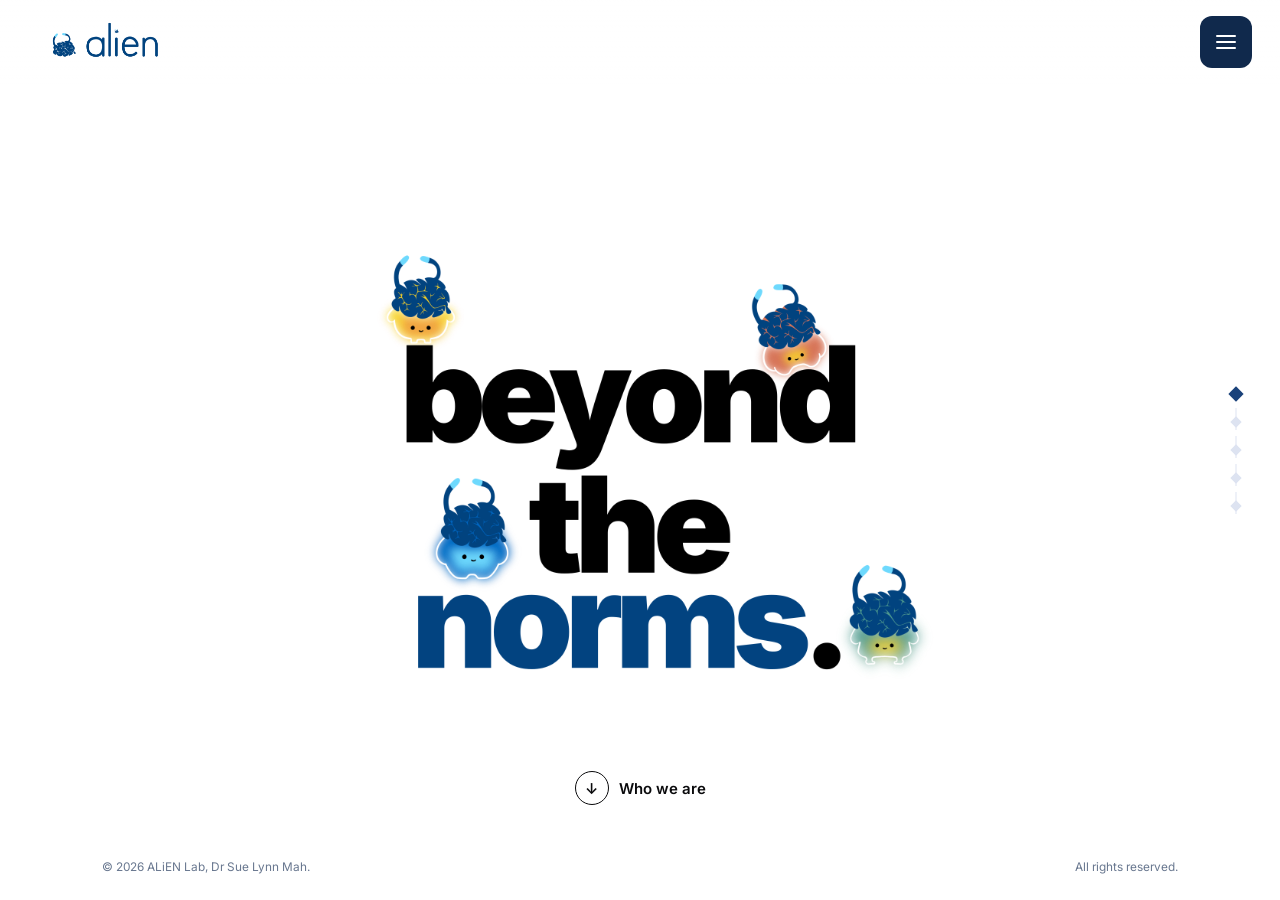
<file: index.html>
<!DOCTYPE html>
<html lang="en">
<head>
<meta charset="UTF-8">
<meta name="viewport" content="width=device-width, initial-scale=1.0">
<title>AliEN Lab</title>
<link rel="preconnect" href="https://fonts.googleapis.com">
<link rel="preconnect" href="https://fonts.gstatic.com" crossorigin>
<link href="https://fonts.googleapis.com/css2?family=Google+Sans+Flex:opsz,wght@6..144,1..1000&family=Inter:ital,opsz,wght@0,14..32,100..900;1,14..32,100..900&family=League+Spartan:wght@100..900&display=swap" rel="stylesheet">
<link rel="icon" type="image/png" href="./assets/favicon.png">
<link rel="stylesheet" href="styles.css">
</head>

<body id="home-page">

<!-- sprite -->

<header class="topbar">
  <a href="#home" class="logo">
    <img src="assets/alien-lab-logo.png" class="brand-icon" viewBox="0 0 40 40" fill="none"></img>
  </a>
  <button class="hamburger" id="hamburgerBtn" aria-label="Open menu" aria-expanded="false">
    <span></span><span></span><span></span>
  </button>
</header>

<nav class="side-nav" id="sideNav">
  <button class="dot-btn" data-target="home" aria-label="Go to Home"><span class="diamond"></span></button>
  <button class="dot-btn" data-target="logo-intro" aria-label="Go to Logo Intro"><span class="diamond"></span></button>
  <button class="dot-btn" data-target="we-are" aria-label="Go to We Are"><span class="diamond"></span></button>
  <button class="dot-btn" data-target="work" aria-label="Go to Work"><span class="diamond"></span></button>
  <!-- <button class="dot-btn" data-target="research" aria-label="Go to Research"><span class="diamond"></span></button> -->
  <button class="dot-btn" data-target="why" aria-label="Go to Why We Do It"><span class="diamond"></span></button>
</nav>

<!--
  NOTE: this overlay still lists Team / Research / Publications / Contact,
  but those <section> blocks are commented out below, so those 4 links
  currently do nothing when clicked (goTo() just finds no matching id
  and silently no-ops — it won't error, but it also won't take anyone
  anywhere). Either restore those sections or trim these links down to
  the 4 that are actually live, so the menu matches what's real.
-->
<div class="nav-overlay" id="navOverlay">
  <div class="nav-top">
    <a href="#home" class="logo"></a>
    <button class="hamburger open" id="closeBtn" aria-label="Close menu">
      <span></span><span></span><span></span>
    </button>
  </div>
  <div class="nav-links">
    <a href="./"><span class="idx">01.</span>Home</a>
    <a href="./story/"><span class="idx">02.</span>Our Story</a>
    <a href="./team/"><span class="idx">03.</span>The People</a>
    <a href="./resources/"><span class="idx">04.</span>Resources</a>
    <a href="./lablife/"><span class="idx">05.</span>Lab Life</a>
  </div>
</div>

<main id="scrollContainer">

  <!-- 01 HOME -->
  <section class="panel" id="home">
    <div class="hero-wrap">
      <!-- <svg class="hero-mascot hm1"><use href="#mascot-face"/></svg>
      <svg class="hero-mascot hm2"><use href="#mascot-face"/></svg>
      <svg class="hero-mascot hm3"><use href="#mascot-face"/></svg>
      <svg class="hero-mascot hm4"><use href="#mascot-face"/></svg> -->
      <h1 class="hero-title display">
        <img src="assets/home-hero.png" class="hero-image">
      </h1>
    </div>
    <a href="#we-are" data-target="we-are" class="hero-cta scroll-link"><span class="chev">↓</span> Who we are</a>
  </section>

  <section class="panel" id="logo-intro">
    <div class="hero-wrap">
        <img src="assets/logo-intro.png" class="hero-image">
    </div>
  </section>

  <!-- 02 WE ARE -->
  <section class="panel" id="we-are">
    <div class="grid">
      <div class="brain-graphic" aria-hidden="true">
        <img src="assets/home-brain.png" class="hero-image">
      </div>
      <div>
        <h2 class="we-are-title display">We <span class="accent">are</span></h2>
        <p class="we-are-body">an experimental psychology lab that designs innovative behavioural experiments, create gamified research tasks, and collaborate on everything from developmental studies to case studies, providing early exposure in conducting hands-on psychological experiments and in discovering the various fields of psychology.</p>
        <div class="stat-row">
          <div><b>12</b><span>active members</span></div>
          <div><b>5</b><span>studies run</span></div>
          <div><b>1</b><span>year curious</span></div>
        </div>
      </div>
    </div>
  </section>

  <!-- 03 WORK -->
  <section class="panel" id="work">
    <h2 class="work-head display">Some PsychoPy <span style="color:var(--blue)">Work</span></h2>
    <div class="work-grid">
      <div class="affiliate-card">
        <div class="affiliate-badge">
          <img src="assets/psychopy-logo.png" class="psychopy-logo">
        </div>
        <h4>Our Affiliation</h4>
        <h3 class="display">PsychoPy</h3>
        <p>Provides early feedback and testing for new PsychoPy features to support software development and research usability in psychology.</p>
        <!-- <svg class="affiliate-arrow" viewBox="0 0 38 14"><line x1="0" y1="7" x2="34" y2="7" stroke="#0a0a0c" stroke-width="1.6"/><path d="M27 1 L35 7 L27 13" stroke="#0a0a0c" stroke-width="1.6" fill="none"/></svg> -->
      </div>
      <div class="work-tile wt2">
        <div class="tag">Attention study</div>
        <h5>Corsi Task</h5>
      </div>
      <div class="work-tile wt3"><div class="tag">Perception study</div><h5>Calculator</h5></div>
      <div class="work-tile wt4"><div class="tag">Memory study</div><h5>Assessing Risk Taking in Children</h5></div>
    </div>
  </section>

<!-- <section class="panel" id="research">
    <h2 class="research-heading display">Our <span style="color:var(--blue)">Current </span>Work</h2>
 
  <div class="research-carousel" id="researchCarousel">
    <div class="research-track" id="researchTrack">
      <div class="research-card">
        <a href="https://www.linkedin.com/in/kyleleekz/" target="_blank">
          <img src="assets/research-1.png" alt="Current study flyer 1">
        </a>
      </div>
      <div class="research-card"><img src="assets/research-2.png" alt="Current study flyer 2"></div>
      <div class="research-card"><img src="assets/research-3.png" alt="Current study flyer 3"></div>
      <div class="research-card"><img src="assets/research-4.png" alt="Current study flyer 4"></div>
      <div class="research-card"><img src="assets/research-5.png" alt="Current study flyer 5"></div>
    </div>
  </div>
</section> -->



  <!-- 04 WHY -->
 <section class="panel" id="why">
    <div class="grid">
      <div>
        <img src="assets/home-why.png" class="why-grid">
      </div>
      <div>
        <div class="reason">
          <div class="num display">01.</div>
          <div><h4>Room to Explore</h4><p>To provide students who are interested in experiments with opportunities and a space conduct psychological experiments.</p></div>
        </div>
        <div class="reason">
          <div class="num display">02.</div>
          <div><h4>Rigorous + Engaging</h4><p>Science needs to be accurate and rigorous, but that doesn't mean it has to be dry. We believe science should also be engaging and accessible, sparking curiosity and encouraging people to explore, question, and discover.</p></div>
        </div>
      </div>
    </div>
  </section>

    <div class="footer-note">
      <span>&copy; 2026 ALiEN Lab, Dr Sue Lynn Mah.</span>
      <span>All rights reserved.</span>
    </div>

</main>

<script>
(function(){
  const container = document.getElementById('scrollContainer');
  const panels = Array.from(document.querySelectorAll('section.panel'));
  const dots = Array.from(document.querySelectorAll('.side-nav .dot-btn'));
  const overlay = document.getElementById('navOverlay');
  const hamburgerBtn = document.getElementById('hamburgerBtn');
  const closeBtn = document.getElementById('closeBtn');
  const navLinks = Array.from(document.querySelectorAll('.nav-links a'));

  function goTo(id){
    const el = document.getElementById(id);
    if(el){ el.scrollIntoView({behavior:'smooth', block:'start'}); }
  }

  dots.forEach(btn => btn.addEventListener('click', () => goTo(btn.dataset.target)));


navLinks.forEach(a => a.addEventListener('click', (e) => {
    const target = a.dataset.target;
    if (target) {
        e.preventDefault();
        goTo(target);
    }
    closeMenu();
}));

  document.querySelectorAll('.scroll-link').forEach(a => a.addEventListener('click', (e) => {
    e.preventDefault();
    goTo(a.dataset.target);
  }));

  function openMenu(){
    overlay.classList.add('open');
    hamburgerBtn.classList.add('open');
    hamburgerBtn.setAttribute('aria-expanded','true');
    document.body.style.overflow = 'hidden';
  }
  function closeMenu(){
    overlay.classList.remove('open');
    hamburgerBtn.classList.remove('open');
    hamburgerBtn.setAttribute('aria-expanded','false');
    document.body.style.overflow = '';
  }
  hamburgerBtn.addEventListener('click', () => {
    overlay.classList.contains('open') ? closeMenu() : openMenu();
  });
  closeBtn.addEventListener('click', closeMenu);
  document.addEventListener('keydown', (e) => { if(e.key === 'Escape') closeMenu(); });

  const io = new IntersectionObserver((entries) => {
    entries.forEach(entry => {
      if(entry.isIntersecting){
        const id = entry.target.id;
        dots.forEach(d => d.classList.toggle('active', d.dataset.target === id));
        navLinks.forEach(a => a.classList.toggle('current', a.dataset.target === id));
      }
    });
  }, { root: container, threshold: 0.6 });

  panels.forEach(p => io.observe(p));
})();

(function(){
  const carousel = document.getElementById('researchCarousel');
  const track = document.getElementById('researchTrack');
  if(!carousel || !track) return;
 
  const reduceMotion = window.matchMedia('(prefers-reduced-motion: reduce)').matches;
 
  // The ORIGINAL cards only — this list never changes. Clones get added
  // to `track` as needed (see ensureEnoughCopies below), but we always
  // measure and re-clone from this fixed reference set.
  const originalCards = Array.from(track.children);
 
  function addOneCopy(){
    originalCards.forEach(card => {
      const clone = card.cloneNode(true);
      clone.setAttribute('aria-hidden', 'true'); // clones are decorative only
      track.appendChild(clone);
    });
  }
  addOneCopy(); // start with 2 copies total (1 original + 1 clone)
 
  // Width of ONE full set of the original cards, gap included — the
  // point at which any duplicate copy lines up exactly with where the
  // previous copy started, so wrapping the scroll position back by this
  // amount is invisible.
  let singleSetWidth = 0;
  function measureSingleSetWidth(){
    const style = getComputedStyle(track);
    const gap = parseFloat(style.columnGap || style.gap || 0);
    const width = originalCards.reduce(
      (sum, card) => sum + card.getBoundingClientRect().width + gap,
      0
    );
    if(width > 0){ singleSetWidth = width; }
  }
 
  // THE ACTUAL BUG FIX: the browser clamps scrollLeft at the track's max
  // scrollable distance (scrollWidth - clientWidth). With only 2 copies,
  // on wide viewports that max distance can be reached before scrollLeft
  // ever reaches singleSetWidth — so the wrap-around check below never
  // fires, the scroll position just clamps at the end, and it looks like
  // the carousel "stops after showing the images twice." Fix: keep
  // cloning more copies until the track is comfortably wider than the
  // viewport, so there's always real scroll distance ahead before a
  // wrap is ever needed.
  function ensureEnoughCopies(){
    if(singleSetWidth <= 0) return;
    const minTotalWidth = carousel.clientWidth + singleSetWidth * 2;
    let guard = 0; // safety cap so a measurement glitch can't loop forever
    while(track.scrollWidth < minTotalWidth && guard < 20){
      addOneCopy();
      guard++;
    }
  }
 
  if(reduceMotion){
    // Respect the OS-level preference: leave it as a normal, manually
    // scrollable strip with no auto-play at all.
    return;
  }
 
  let paused = false;
  let resumeTimer = null;
  let started = false;
  const SPEED = 0.6; // px per animation frame — slow, steady drift
 
  function frame(){
    if(!paused && singleSetWidth > 0){
      carousel.scrollLeft += SPEED;
      if(carousel.scrollLeft >= singleSetWidth){
        carousel.scrollLeft -= singleSetWidth;
      }
    }
    requestAnimationFrame(frame);
  }
 
  function start(){
    if(started) return;
    started = true;
    measureSingleSetWidth();
    ensureEnoughCopies();
    requestAnimationFrame(frame);
  }
 
  // Re-check on any layout change to the track (font swap, container
  // resize, orientation change) — a viewport that grows (e.g. rotating
  // to landscape, or dragging a window wider) can suddenly need more
  // copies than it did before.
  function onLayoutChange(){
    measureSingleSetWidth();
    ensureEnoughCopies();
  }
  if('ResizeObserver' in window){
    new ResizeObserver(onLayoutChange).observe(carousel);
  } else {
    window.addEventListener('resize', onLayoutChange);
  }
 
  // Start only once layout has fully settled, so the very first
  // measurement is trustworthy.
  if(document.readyState === 'complete'){
    start();
  } else {
    window.addEventListener('load', start);
  }
 
  function pause(){
    paused = true;
    if(resumeTimer){ clearTimeout(resumeTimer); resumeTimer = null; }
  }
  function resume(delay){
    if(resumeTimer) clearTimeout(resumeTimer);
    resumeTimer = setTimeout(() => { paused = false; }, delay || 0);
  }
 
  // Desktop: pause immediately on hover, resume immediately on mouse-out.
  carousel.addEventListener('mouseenter', pause);
  carousel.addEventListener('mouseleave', () => resume(0));
 
  // Touch/manual scroll: pause while the user is actively touching or
  // dragging, then give a short grace period after they let go before
  // auto-scroll resumes, so it doesn't fight a swipe in progress.
  carousel.addEventListener('touchstart', pause, { passive: true });
  carousel.addEventListener('touchend', () => resume(1200), { passive: true });
  carousel.addEventListener('pointerdown', pause);
  carousel.addEventListener('pointerup', () => resume(1200));

})();


</script>
</body>
</html>
</file>
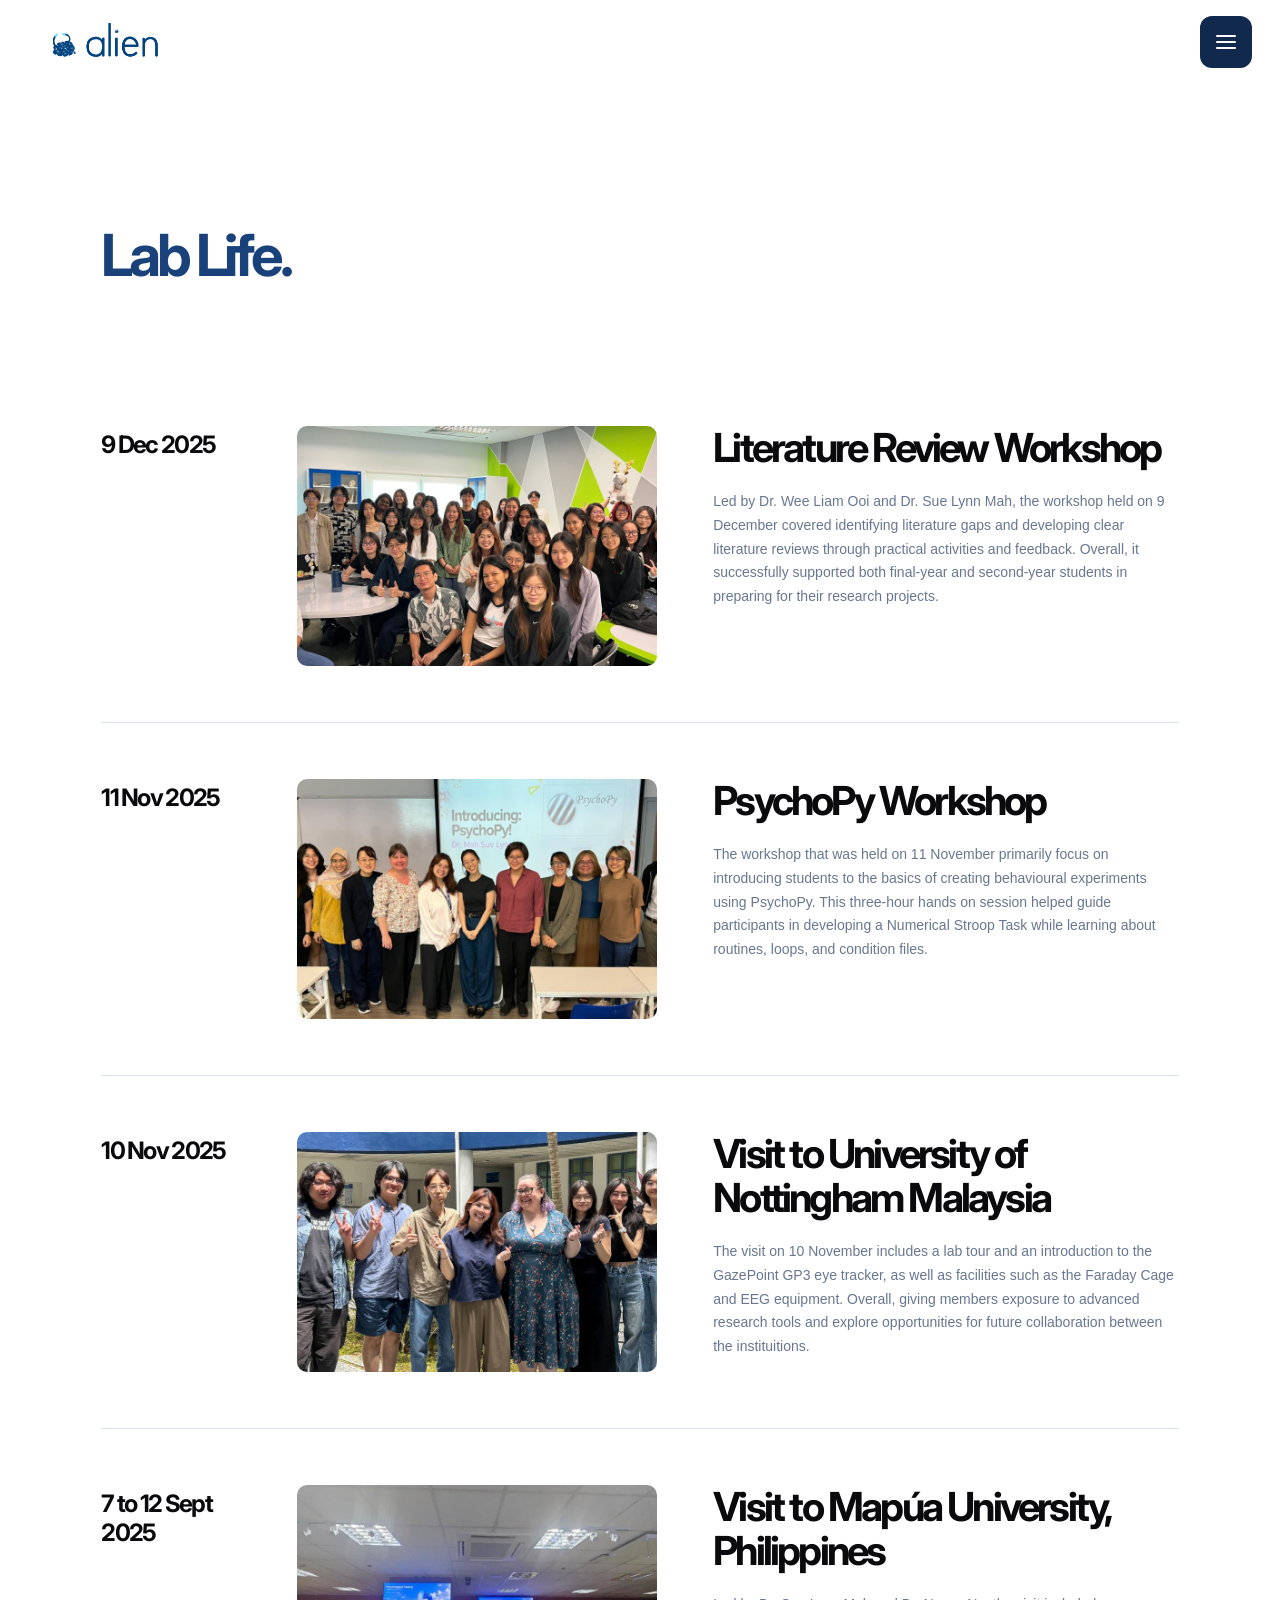
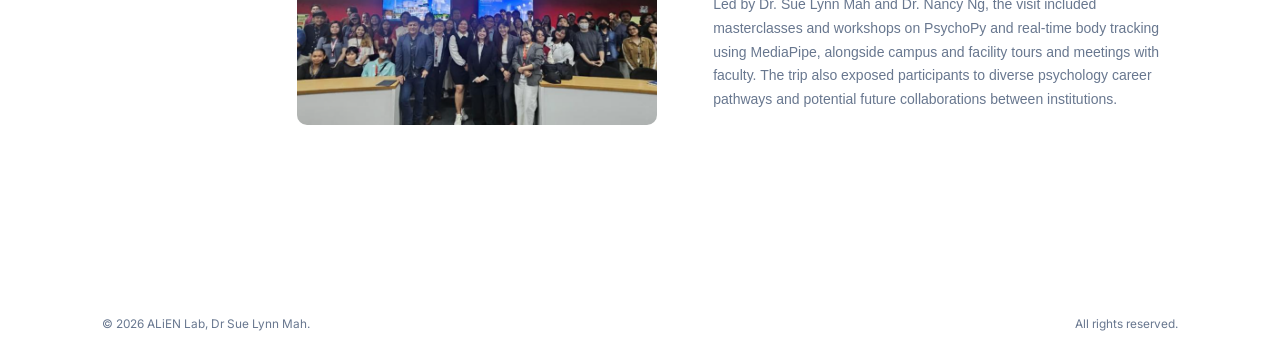
<file: lablife/index.html>
<!DOCTYPE html>
<html lang="en">
<head>
<meta charset="UTF-8">
<meta name="viewport" content="width=device-width, initial-scale=1.0">
<title>AliEN Lab</title>
<link rel="preconnect" href="https://fonts.googleapis.com">
<link rel="preconnect" href="https://fonts.gstatic.com" crossorigin>
<link href="https://fonts.googleapis.com/css2?family=Google+Sans+Flex:opsz,wght@6..144,1..1000&family=Inter:ital,opsz,wght@0,14..32,100..900;1,14..32,100..900&family=League+Spartan:wght@100..900&display=swap" rel="stylesheet">
<link rel="icon" type="image/png" href="../assets/favicon.png">
<link rel="stylesheet" href="../styles.css">
</head>

<body id="lablife-page">

<header class="topbar">
  <a href="../index.html" class="logo">
    <img src="../assets/alien-lab-logo.png" class="brand-icon" viewBox="0 0 40 40" fill="none"></img>
  </a>
  <button class="hamburger" id="hamburgerBtn" aria-label="Open menu" aria-expanded="false">
    <span></span><span></span><span></span>
  </button>
</header>

<!-- No side-nav here on purpose — this page is a single long scroll,
     not a series of scroll-snap panels, so there's no "current panel"
     for a diamond indicator to track. -->

<div class="nav-overlay" id="navOverlay">
  <div class="nav-top">
    <a href="../index.html" class="logo"></a>
    <button class="hamburger open" id="closeBtn" aria-label="Close menu">
      <span></span><span></span><span></span>
    </button>
  </div>
  <div class="nav-links">
    <a href="../index.html"><span class="idx">01.</span>Home</a>
    <a href="../story/"><span class="idx">02.</span>Our Story</a>
    <a href="../team/"><span class="idx">03.</span>The People</a>
    <a href="../resources/"><span class="idx">04.</span>Resources</a>
    <a href="./lablife/"><span class="idx">05.</span>Lab Life</a>
  </div>
</div>

<main>
  <div class="lablife-wrap">
    <h1 class="lablife-title display">Lab Life.</h1>

    <div class="lablife-list">

      <article class="lablife-entry">
        <span class="lablife-date">9 Dec 2025</span>
        <img class="lablife-image" src="../assets/lablife-1.png" alt="Literature Review Workshop">
        <div class="lablife-copy">
          <h2 class="lablife-heading display">Literature Review Workshop</h2>
          <p class="lablife-body">Led by Dr. Wee Liam Ooi and Dr. Sue Lynn Mah, the workshop held on 9 December covered identifying literature gaps and developing clear literature reviews through practical activities and feedback. Overall, it successfully supported both final-year and second-year students in preparing for their research projects.</p>
        </div>
      </article>

      <hr class="lablife-divider">

      <article class="lablife-entry">
        <span class="lablife-date display">11 Nov 2025</span>
        <img class="lablife-image" src="../assets/lablife-2.png" alt="Literature Review Workshop">
        <div class="lablife-copy">
          <h2 class="lablife-heading display">PsychoPy Workshop</h2>
          <p class="lablife-body">The workshop that was held on 11 November primarily focus on introducing students to the basics of creating behavioural experiments using PsychoPy. This three-hour hands on session helped guide participants in developing a Numerical Stroop Task while learning about routines, loops, and condition files.</p>
        </div>
      </article>

      <hr class="lablife-divider">

      <article class="lablife-entry">
        <span class="lablife-date display">10 Nov 2025</span>
        <img class="lablife-image" src="../assets/lablife-3.png" alt="Literature Review Workshop">
        <div class="lablife-copy">
          <h2 class="lablife-heading display">Visit to University of Nottingham Malaysia</h2>
          <p class="lablife-body">The visit on 10 November includes a lab tour and an introduction to the GazePoint GP3 eye tracker, as well as facilities such as the Faraday Cage and EEG equipment. Overall, giving members exposure to advanced research tools and explore opportunities for future collaboration between the instituitions.
</p>
        </div>
      </article>

      <hr class="lablife-divider">

      <article class="lablife-entry">
        <span class="lablife-date display">7 to 12 Sept 2025</span>
        <img class="lablife-image" src="../assets/lablife-4.png" alt="Literature Review Workshop">
        <div class="lablife-copy">
          <h2 class="lablife-heading display">Visit to Mapúa University, Philippines</h2>
          <p class="lablife-body">Led by Dr. Sue Lynn Mah and Dr. Nancy Ng, the visit included masterclasses and workshops on PsychoPy and real-time body tracking using MediaPipe, alongside campus and facility tours and meetings with faculty. The trip also exposed participants to diverse psychology career pathways and potential future collaborations between institutions.</p>
        </div>
      </article>

    </div>
  </div>

  <div class="footer-note lablife-footer">
    <span>&copy; 2026 ALiEN Lab, Dr Sue Lynn Mah.</span>
    <span>All rights reserved.</span>
  </div>
</main>

<script>
(function(){
  // This page has no scroll-snap panels, no side-nav dots, and no
  // in-page data-target links, so it only needs the hamburger menu —
  // none of the IntersectionObserver / goTo machinery the other pages
  // use applies here.
  const overlay = document.getElementById('navOverlay');
  const hamburgerBtn = document.getElementById('hamburgerBtn');
  const closeBtn = document.getElementById('closeBtn');

  function openMenu(){
    overlay.classList.add('open');
    hamburgerBtn.classList.add('open');
    hamburgerBtn.setAttribute('aria-expanded','true');
    document.body.style.overflow = 'hidden';
  }
  function closeMenu(){
    overlay.classList.remove('open');
    hamburgerBtn.classList.remove('open');
    hamburgerBtn.setAttribute('aria-expanded','false');
    document.body.style.overflow = '';
  }
  hamburgerBtn.addEventListener('click', () => {
    overlay.classList.contains('open') ? closeMenu() : openMenu();
  });
  closeBtn.addEventListener('click', closeMenu);
  document.addEventListener('keydown', (e) => { if(e.key === 'Escape') closeMenu(); });
})();
</script>
</body>
</html>
</file>
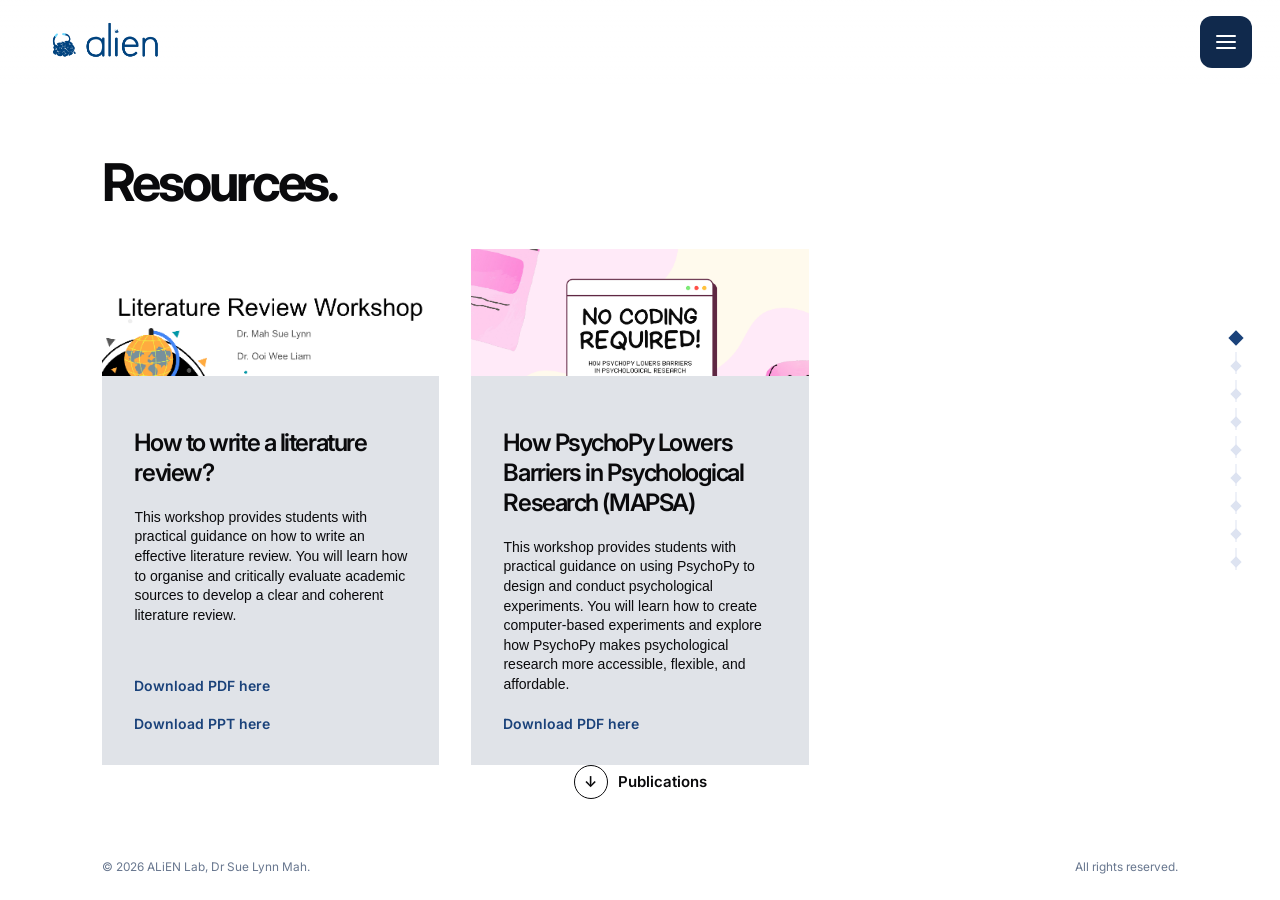
<file: resources/index.html>
<!DOCTYPE html>
<html lang="en">
<head>
<meta charset="UTF-8">
<meta name="viewport" content="width=device-width, initial-scale=1.0">
<title>AliEN Lab</title>
<link rel="preconnect" href="https://fonts.googleapis.com">
<link rel="preconnect" href="https://fonts.gstatic.com" crossorigin>
<link href="https://fonts.googleapis.com/css2?family=Google+Sans+Flex:opsz,wght@6..144,1..1000&family=Inter:ital,opsz,wght@1,14..32,100..900&family=League+Spartan:wght@100..900&display=swap" rel="stylesheet">
<link rel="icon" type="image/png" href="../assets/favicon.png">
<link rel="stylesheet" href="../styles.css">
</head>

<body id="resources-page">
 
<header class="topbar">
  <a href="../index.html" class="logo">
    <img src="../assets/alien-lab-logo.png" class="brand-icon" viewBox="0 0 40 40" fill="none"></img>
  </a>
  <button class="hamburger" id="hamburgerBtn" aria-label="Open menu" aria-expanded="false">
    <span></span><span></span><span></span>
  </button>
</header>
 
<nav class="side-nav" id="sideNav">
  <button class="dot-btn" data-target="resources-index" aria-label="Go to Resources"><span class="diamond"></span></button>
  <button class="dot-btn" data-target="pub-1" aria-label="Go to Publications"><span class="diamond"></span></button>
  <button class="dot-btn" data-target="tips-1" aria-label="Go to Tips and Tricks 1"><span class="diamond"></span></button>
  <button class="dot-btn" data-target="tips-2" aria-label="Go to Tips and Tricks 2"><span class="diamond"></span></button>
  <button class="dot-btn" data-target="psychopy-tips" aria-label="Go to PsychoPy Tips and Tricks"><span class="diamond"></span></button>
  <button class="dot-btn" data-target="error-messages" aria-label="Go to PsychoPy Error Messages"><span class="diamond"></span></button>
  <button class="dot-btn" data-target="error-fixes" aria-label="Go to PsychoPy Error Common Fixes"><span class="diamond"></span></button>
  <button class="dot-btn" data-target="demo" aria-label="Go to PsychoPy Demo"><span class="diamond"></span></button>
  <button class="dot-btn" data-target="gform" aria-label="Go to PsychoPy Demo"><span class="diamond"></span></button>
</nav>
 
<div class="nav-overlay" id="navOverlay">
  <div class="nav-top">
    <a href="../index.html" class="logo"></a>
    <button class="hamburger open" id="closeBtn" aria-label="Close menu">
      <span></span><span></span><span></span>
    </button>
  </div>
  <div class="nav-links">
    <a href="../index.html"><span class="idx">01.</span>Home</a>
    <a href="../story/"><span class="idx">02.</span>Our Story</a>
    <a href="../team/"><span class="idx">03.</span>The People</a>
    <a href="./resources/"><span class="idx">04.</span>Resources</a>
    <a href="../lablife/"><span class="idx">05.</span>Lab Life</a>
  </div>
</div>
 
<main id="scrollContainer">
 
  <!-- 01 RESOURCES INDEX -->
  <section class="panel" id="resources-index">
    <h2 class="resources-heading display">Resources.</h2>
    <div class="resource-grid">
      <div class="resource-card">
        <div class="resource-card-image-1" aria-hidden="true"></div>
        <div class="resource-card-body">
          <h3 class="resource-card-title">How to write a literature review?</h3>
          <p class="resource-card-desc">This workshop provides students with practical guidance on how to write an effective literature review. You will learn how to organise and critically evaluate academic sources to develop a clear and coherent literature review.</p>
            <div class="res-links-row">
              <a href="https://docs.google.com/presentation/d/1ms-yIbx4GlCJGS72e15_X-U3IL3bI49nxuxMlTtwGtY/export/pdf" target="_blank" rel="noopener">Download PDF here </a>
              <a href="https://docs.google.com/presentation/d/1ms-yIbx4GlCJGS72e15_X-U3IL3bI49nxuxMlTtwGtY/export/pptx" target="_blank" rel="noopener">Download PPT here</a>
            </div>
        </div>
      </div>
      <div class="resource-card">
        <div class="resource-card-image-2" aria-hidden="true"></div>
        <div class="resource-card-body">
          <h3 class="resource-card-title">How PsychoPy Lowers Barriers in Psychological Research (MAPSA)</h3>
          <p class="resource-card-desc">This workshop provides students with practical guidance on using PsychoPy to design and conduct psychological experiments. You will learn how to create computer-based experiments and explore how PsychoPy makes psychological research more accessible, flexible, and affordable.</p>
            <div class="res-links-row">
              <a href="https://drive.google.com/file/d/1lvbpBE14TaebsuaKBaNm-rc4drvMQhA7/view?usp=sharing" target="_blank" rel="noopener">Download PDF here </a>
              <!-- <a href="https://docs.google.com/presentation/d/1ms-yIbx4GlCJGS72e15_X-U3IL3bI49nxuxMlTtwGtY/export/pptx" target="_blank" rel="noopener">Download PPT here</a>  -->
            </div>
        </div>
      </div>
      </div>
    </div>
    <a href="#pub-1" data-target="pub-1" class="hero-cta scroll-link"><span class="chev">↓</span> Publications</a>
  </section>


  <section class="panel group-panel" id="pub-1">
    <div class="publication-brand-heading">
      <h2 class="publications-heading display">Publications.</h2>
  </div>
    <div class="group-content pub-timeline">
      <div class="pub-entry">
        <div class="pub-year-row">
          <span class="pub-year display">2018</span>
          <span class="pub-connector"><span class="pub-dot"></span></span>
        </div>
        <p class="pub-citation">
          Mah, S. L., & George, P. (2018). A forgetful and angry old lady. 
          <span class="apa-journal">Malaysian family physician : the official journal of the Academy of Family Physicians of Malaysia</span>, 
          <span class="apa-volume">13</span>(2), 26–28.
        </p>
        <!-- <p class="pub-citation">Mah, S. L., &amp; George, P. (2018). A forgetful and angry old lady. Malaysian family physician : the official journal of the Academy of Family Physicians of Malaysia, 13(2), 26–28.</p> -->
        <div class="pub-links-row">
          <a href="https://pmc.ncbi.nlm.nih.gov/articles/PMC6173962/" target="_blank" rel="noopener">View on PubMed</a>
        </div>
      </div>
      <div class="pub-entry">
        <div class="pub-year-row">
          <span class="pub-year display">2021</span>
          <span class="pub-connector"><span class="pub-dot"></span></span>
        </div>
        <p class="pub-citation">Mah, S. L. Individual and Cultural Differences in Attentional Learning - ProQuest. (2021).</p>
        <div class="pub-links-row">
          <a href="https://www.proquest.com/openview/0dda85b46f185f369e010c75e4e789fc/1?pq-origsite=gscholar&cbl=51922&diss=y" target="_blank" rel="noopener">View on ProQuest</a>
          <a href="https://eprints.nottingham.ac.uk/69182/1/Sue%20Lynn%20Mah%20%284297019%29%20PhD%20Thesis.pdf" target="_blank" rel="noopener">Download PDF here</a>
        </div>
      </div>
      <div class="pub-entry">
        <div class="pub-year-row">
          <span class="pub-year display">2022</span>
          <span class="pub-connector"><span class="pub-dot"></span></span>
        </div>
        <p class="pub-citation">
          Dawes, C., Quinn, D., Bickerdike, A., O’Neill, C., Granger, K. T., Pereira, S. C., Mah, S. L., Haselgrove, M., Waddington, J. L., O’Tuathaigh, C., &amp; Moran, P. M. (2022). Latent inhibition, aberrant salience, and schizotypy traits in cannabis users. 
          <span class="apa-journal">Schizophrenia Research: Cognition</span>, 
          <span class="apa-volume">28</span>, 100235. 
          <!-- <a href="https://doi.org/10.1016/j.scog.2021.100235" class="apa-doi">https://doi.org/10.1016/j.scog.2021.100235</a> -->
        </p>
        <!-- <p class="pub-citation">Dawes, C., Quinn, D., Bickerdike, A., O&rsquo;Neill, C., Granger, K. T., Pereira, S. C., Mah, S. L., Haselgrove, M., Waddington, J. L., O&rsquo;Tuathaigh, C., &amp; Moran, P. M. (2022). Latent inhibition, aberrant salience, and schizotypy traits in cannabis users. Schizophrenia Research: Cognition, 28, 100235.</p> -->
        <div class="pub-links-row">
          <a href="https://doi.org/10.1016/j.scog.2021.100235" target="_blank" rel="noopener">View on Elsevier</a>
        </div>
      </div>

  </section>
 
  <section class="panel group-panel" id="pub-2">
    
    <div class="group-content pub-timeline">
      <div class="pub-entry">
        <div class="pub-year-row">
          <span class="pub-year display">2024</span>
          <span class="pub-connector"><span class="pub-dot"></span></span>
        </div>
        <p class="pub-citation">
          Mah, S. L., &amp; Haselgrove, M. (2024). A developmental trajectory of latent inhibition. 
          <span class="apa-journal">Journal of Experimental Psychology: Animal Learning and Cognition</span>, 
          <span class="apa-volume">50</span>(3), 186–196. 
          <!-- <a href="https://doi.org/10.1037/xan0000381" class="apa-doi">https://doi.org/10.1037/xan0000381</a> -->
        </p>
        <!-- <p class="pub-citation">Haselgrove, M., &amp; Mah, S. L. (2023). A developmental trajectory of latent inhibition. Journal of Experimental Psychology: Animal Learning and Cognition, 50(3), 186-196.</p> -->
        <div class="pub-links-row">
          <a href="https://doi.org/10.1037/xan0000381" target="_blank" rel="noopener">View on APA PsychNet</a>
          <a href="https://nottingham-repository.worktribe.com/output/32745728" target="_blank" rel="noopener">View on Nottingham Repo</a>
        </div>
      </div>

      <div class="pub-entry">
        <div class="pub-year-row">
          <span class="pub-year display">2025</span>
          <span class="pub-connector"><span class="pub-dot"></span></span>
        </div>
        <p class="pub-citation">
          Haselgrove, M., Lagator, S., Mah, S. L., &amp; Gray, E. K. (2025). Novelty mismatch as a determinant of latent inhibition. 
          <span class="apa-journal">Journal of Experimental Psychology: Animal Learning and Cognition</span>, 
          <span class="apa-volume">51</span>(1), 13–34. 
        </p>
        <!-- <p class="pub-citation">Haselgrove, M., Lagator, S., Mah, S. L., &amp; Gray, E. K. (2025). Novelty mismatch as a determinant of latent inhibition. Journal of Experimental Psychology: Animal Learning and Cognition, 51(1), 13–34.</p> -->
          <div class="pub-links-row">
            <a href="https://doi.org/10.1037/xan0000388" target="_blank" rel="noopener">View on APA PsychNet</a>
          </div>
      </div>
      <div class="pub-entry">
        <div class="pub-year-row">
          <span class="pub-year display">2026</span>
          <span class="pub-connector"><span class="pub-dot"></span></span>
        </div>
        <p class="pub-citation">
          Mah, S. L., &amp; Teoh, Z. Bin. (2026). Mental health on the big screen: Using popular films to understand mental health. 
          <span class="apa-journal">International Journal of Disney Studies</span>, 
          <span class="apa-volume">2</span>(2), 195–201. 
        </p>
        <!-- <p class="pub-citation">Mah, S. L., &amp; Haselgrove, M. (2024). A developmental trajectory of latent inhibition. Journal of Experimental Psychology: Animal Learning and Cognition, 50(3), 186–196.</p> -->
        <div class="pub-links-row">
          <a href="https://doi.org/10.1386/ijds_00036_7" target="_blank" rel="noopener">View on Intellect Discover</a>
        </div>
      </div>
    </div>
  </section>

    <section class="panel group-panel" id="pub-4">
    
    <div class="group-content pub-timeline">
      <div class="pub-entry">
        <div class="pub-year-row">
          <span class="pub-year display">2026</span>
          <span class="pub-connector"><span class="pub-dot"></span></span>
        </div>
        <!-- <p class="pub-citation">Mah, S. L. & Teoh, Z. B. (2026). Mental health on the big screen: Using popular films to ubderstand mental health. International Journal of Disney Studios, 2(2), 195-201.</p> -->
        <p class="pub-citation">
          Price, J., Beh, A., Chandesa, T., Mah, S. L., &amp; Khoo, J. (2026). 
          <span class="apa-report-title">From policy to practice: Governing generative AI for coherent learning and assessment transformation</span> 
          [Case study]. Advance HE Global Impact Grants 2026.
        </p>
        <div class="pub-links-row">
          <a href="https://advance-he.org/knowledge-hub/global-impact-grants-2026/" target="_blank" rel="noopener">View on Advance HE</a>
        </div>
      </div>
    </div>
    <a href="#tips-1" data-target="tips-1" class="hero-cta scroll-link"><span class="chev">↓</span>PsychoPy Tips & Tricks</a>
  </section>


  <!-- 02 TIPS & TRICKS (1 & 2) -->
  <section class="panel" id="tips-1">
    <div class="res-brand-heading">
        <img src="../assets/neila-natalie.png" class="cute-stickers">
        <h2 class="tips-tricks display">PsychoPy <span class="accent">Tips & Tricks</span></h2>
    </div>

    <div class="res-tip-grid">
      <div class="res-tip-card">
        <span class="res-badge">1</span>
        <h3 class="display">Save Locally</h3>
        <p>Always create and save your PsychoPy experiment in a new folder locally (not OneDrive or Google Drive). This prevents path errors and keeps your files organized.</p>
      </div>
      <div class="res-tip-card">
        <span class="res-badge">2</span>
        <h3 class="display">Use Meaningful Names</h3>
        <p>Use meaningful and unique names for everything:</p>
        <ul>
          <li>Routines: <b>trial</b>, <b>practice_trials</b>, <b>instructions</b> (instead of trial_2, trial_3)</li>
          <li>Loops: <b>trials_loop</b>, <b>practice_loop</b> (instead of loop_2, loop_3)</li>
          <li>Components: <b>word_stim</b>, <b>instruction_text</b>, <b>practice_image</b> (instead of the default text, text_2)</li>
        </ul>
      </div>
    </div>
  </section>
 
  <!-- 03 TIPS & TRICKS (3 & 4) -->
  <section class="panel" id="tips-2">
    <div class="res-brand-heading">
        <img src="../assets/neila-natalie.png" class="cute-stickers">
        <h2 class="tips-tricks display">PsychoPy <span class="accent">Tips & Tricks</span></h2>
    </div>
    <div class="res-tip-grid">
      <div class="res-tip-card">
        <span class="res-badge">3</span>
        <h3 class="display">Copy Routine</h3>
        <ul>
          <li>Go to Experiment → Copy Routine, then Experiment → Paste Routine.</li>
          <li>Give it a new name when prompted. PsychoPy will add "_2" to the copied components — rename these to meaningful ones right away.</li>
        </ul>
        <p class="res-protip">👉 Protip: Press Ctrl + F to search for a component quickly.</p>
      </div>
      <div class="res-tip-card">
        <span class="res-badge">4</span>
        <h3 class="display">&ldquo;Height&rdquo; Units</h3>
        <p>PsychoPy uses height units by default, which scale across different screens:</p>
        <ul>
          <li>1.0 = full screen height</li>
          <li>0.5 = half screen height</li>
        </ul>
        <p class="res-protip">This makes your task display properly across monitors, laptops, and tablets.</p>
      </div>
    </div>
  </section>
 
  <!-- 04 PSYCHOPY TIPS & TRICKS -->
  <section class="panel" id="psychopy-tips">
    <div class="res-brand-heading">
        <img src="../assets/neila-natalie.png" class="cute-stickers">
        <h2 class="tips-tricks display">PsychoPy <span class="accent">Tips & Tricks</span></h2>
    </div>
    <div class="res-tip-grid single">
      <div class="res-tip-card">
        <span class="res-badge">5</span>
        <h3 class="display">Text Display</h3>
        <p>PsychoPy uses letterHeight and foregroundColor for text display settings.</p>
        <ul>
          <li><b>letterHeight</b> = font size</li>
          <li><b>foregroundColor</b> = font colour</li>
        </ul>
        <div class="res-examples">
          <p class="label">Examples:</p>
          <code>textStim = visual.TextStim(win, text='Hello', letterHeight=0.05)</code>
          <code>textStim = visual.TextStim(win, text='Hello', foregroundColor='red')</code>
        </div>
      </div>
    </div>
  </section>
 
  <!-- 05 ERROR MESSAGES -->
  <section class="panel" id="error-messages">
    <div class="res-brand-heading">
        <img src="../assets/neila-ruby.png" class="cute-stickers">
        <h2 class="tips-tricks display">PsychoPy <span class="accent">Tips & Tricks</span></h2>
    </div>
    <div class="res-error-grid">
      <div>
        <h3 class="display">PsychoPy has 3 main windows:</h3>
        <ul>
          <li>Builder: where you'll spend most of your time</li>
          <li>Coder: for custom Python code</li>
          <li>Runner: where you'll see the error messages</li>
        </ul>
        <p class="res-status-line">If your experiment runs smoothly → ✅ Experiment completed</p>
        <p class="res-status-line">If it crashes → ❌ Exit Code [1]</p>
      </div>
      <div class="res-error-img" aria-hidden="true">
        <img src="../assets/experiment-complete.png">
         <img src="../assets/experiment-exit.png">
      </div>
    </div>
  </section>
 
  <!-- 06 ERROR COMMON FIXES -->
  <section class="panel" id="error-fixes">
    <div class="res-brand-heading">
        <img src="../assets/neila-kyle.png" class="cute-stickers">
        <h2 class="tips-tricks display">PsychoPy <span class="accent">Error Common Fixes</span></h2>
    </div>
    <div class="res-single-col">
      <h3>NameError: name 'variable' is not defined</h3>
      <ul>
        <li>Check that "Set every repeat" is selected</li>
        <li>Make sure <code>$</code> is used where needed</li>
        <li>Ensure your variable name matches the Excel header exactly (<b>case-sensitive!</b>)</li>
        <li>Verify the Excel file is attached to your loop and located in the same folder</li>
      </ul>
      <p>Syntax Errors (commas, brackets, or quotation marks missing):</p>
      <ul>
        <li>Read the error message carefully — it usually tells you the exact line and type of issue.</li>
      </ul>
    </div>
  </section>
 
  <!-- 07 DEMO -->
  <section class="panel" id="demo">
    <div class="res-brand-heading">
        <img src="../assets/neila-owen.png" class="cute-stickers">
        <h2 class="tips-tricks display">PsychoPy <span class="accent">Demo</span></h2>
    </div>
    <div class="res-demo-col">
      <h3 class="display">PsychoPy comes with built-in demos of common cognitive tasks.</h3>
      <ol>
        <li>Go to Demos → Unpack Demos and save them in a folder (e.g., "My Documents").</li>
        <li>Then go to Demos again — you'll now see a list of ready-to-use examples.</li>
      </ol>
      <p>You can also find and adapt tasks from online repositories. Click on the buttons to learn more!</p>
      <div class="res-links-row">
        <a href="https://workshops.psychopy.org/tutorials/index.html" target="_blank" rel="noopener">PsychoPy Experiment Book</a>
        <a href="https://pavlovia.org/explore" target="_blank" rel="noopener">Pavlovia Demo Library</a>
      </div>
    </div>
  </section>

  <section class="panel" id="gform">
    <div class="connect-grid">
      <div>
        <h2 class="gform-title display">Interested in a PsychoPy Workshop?</h2>
        <p class="connect-grid-protip">Let us know! This workshop is designed for students who want to gain hands-on experience with experimental design and data collection.</p>
      </div>
      <div class="connect-info">
        <iframe class="gform-embed" src="https://docs.google.com/forms/d/e/1FAIpQLSfEynWk7lebF8T4NRrKLVU16TV8iT3BsSobGZt-aNcPfQCHQw/viewform?embedded=true" frameborder="0" marginheight="0" marginwidth="0">Loading…</iframe>
      </div>
    </div>
  </section>

  <div class="footer-note">
      <span>&copy; 2026 ALiEN Lab, Dr Sue Lynn Mah.</span>
      <span>All rights reserved.</span>
    </div>
 
</main>
 
<script>
(function(){
  const container = document.getElementById('scrollContainer');
  const panels = Array.from(document.querySelectorAll('section.panel'));
  const dots = Array.from(document.querySelectorAll('.side-nav .dot-btn'));
  const overlay = document.getElementById('navOverlay');
  const hamburgerBtn = document.getElementById('hamburgerBtn');
  const closeBtn = document.getElementById('closeBtn');
  const navLinks = Array.from(document.querySelectorAll('.nav-links a'));
 
  function goTo(id){
    const el = document.getElementById(id);
    if(el){ el.scrollIntoView({behavior:'smooth', block:'start'}); }
  }
 
  dots.forEach(btn => btn.addEventListener('click', () => goTo(btn.dataset.target)));
 
  // Only intercept nav-overlay links that point somewhere on THIS page
  // (data-target). Links with a plain href to another page (e.g.
  // index.html#work) are left alone so the browser navigates normally —
  // preventDefault()-ing those would silently break them.
  navLinks.forEach(a => a.addEventListener('click', (e) => {
    if(a.dataset.target){
      e.preventDefault();
      goTo(a.dataset.target);
      closeMenu();
    }
  }));
  document.querySelectorAll('.scroll-link').forEach(a => a.addEventListener('click', (e) => {
    e.preventDefault();
    goTo(a.dataset.target);
  }));
 
  function openMenu(){
    overlay.classList.add('open');
    hamburgerBtn.classList.add('open');
    hamburgerBtn.setAttribute('aria-expanded','true');
    document.body.style.overflow = 'hidden';
  }
  function closeMenu(){
    overlay.classList.remove('open');
    hamburgerBtn.classList.remove('open');
    hamburgerBtn.setAttribute('aria-expanded','false');
    document.body.style.overflow = '';
  }
  hamburgerBtn.addEventListener('click', () => {
    overlay.classList.contains('open') ? closeMenu() : openMenu();
  });
  closeBtn.addEventListener('click', closeMenu);
  document.addEventListener('keydown', (e) => { if(e.key === 'Escape') closeMenu(); });
 
  const io = new IntersectionObserver((entries) => {
    entries.forEach(entry => {
      if(entry.isIntersecting){
        const id = entry.target.id;
        dots.forEach(d => d.classList.toggle('active', d.dataset.target === id));
      }
    });
  }, { root: container, threshold: 0.6 });
 
  panels.forEach(p => io.observe(p));
})();
</script>
</body>
</html>
</file>
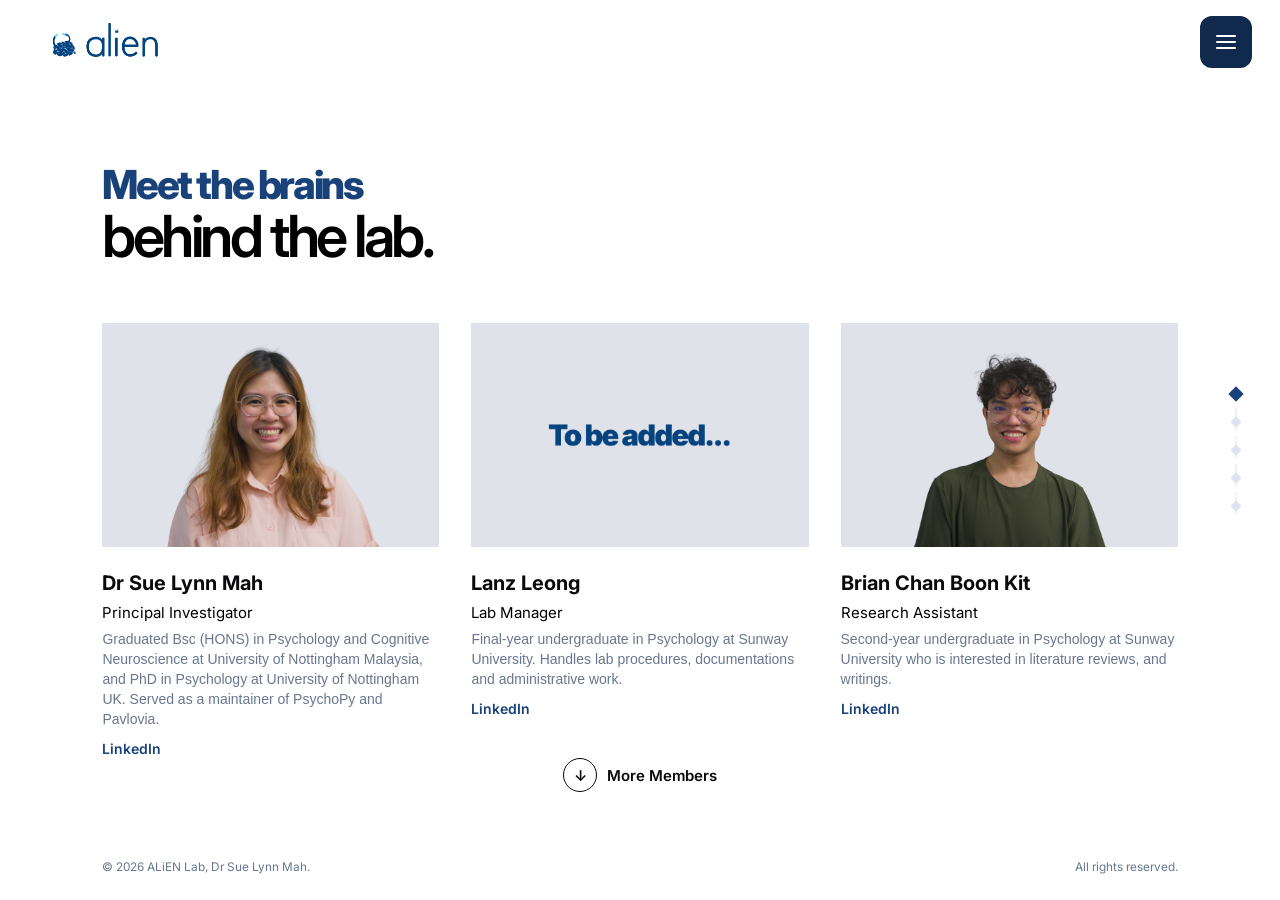
<file: team/index.html>
<!DOCTYPE html>
<html lang="en">
<head>
<meta charset="UTF-8">
<meta name="viewport" content="width=device-width, initial-scale=1.0">
<title>AliEN Lab — Team</title>
<link rel="preconnect" href="https://fonts.googleapis.com">
<link rel="preconnect" href="https://fonts.gstatic.com" crossorigin>
<link href="https://fonts.googleapis.com/css2?family=Google+Sans+Flex:opsz,wght@6..144,1..1000&family=Inter:ital,opsz,wght@0,14..32,100..900;1,14..32,100..900&family=League+Spartan:wght@100..900&display=swap" rel="stylesheet">
<link rel="icon" type="image/png" href="../assets/favicon.png">
<link rel="stylesheet" href="../styles.css">
</head>

<body id="team-page">

<header class="topbar">
  <a href="../index.html" class="logo">
    <img src="../assets/alien-lab-logo.png" class="brand-icon" viewBox="0 0 40 40" fill="none"></img>
  </a>
  <button class="hamburger" id="hamburgerBtn" aria-label="Open menu" aria-expanded="false">
    <span></span><span></span><span></span>
  </button>
</header>

<nav class="side-nav" id="sideNav">
  <button class="dot-btn" data-target="team" aria-label="Go to Meet the Team"><span class="diamond"></span></button>
  <button class="dot-btn" data-target="founding" aria-label="Go to Founding Parents"><span class="diamond"></span></button>
  <button class="dot-btn" data-target="carousel" aria-label="Go to People Who Started the Lab"><span class="diamond"></span></button>
  <button class="dot-btn" data-target="vacancies" aria-label="Go to Vacancies"><span class="diamond"></span></button>
  <button class="dot-btn" data-target="connect" aria-label="Go to Let's Connect"><span class="diamond"></span></button>
</nav>

<!--
  Same nav-overlay markup/links as index.html and resources.html, kept
  identical for consistency across pages. Note this inherits the same
  pre-existing quirk flagged in index.html: "Our Story" and "Lab Life"
  use data-target="why", which only resolves on index.html (there's no
  #why section here or on resources.html), so on this page those two
  links currently no-op just like they already do on resources.html.
  Not something to silently "fix" from here — flagging so it's a
  conscious site-wide decision, not a one-page patch.
-->
<div class="nav-overlay" id="navOverlay">
  <div class="nav-top">
    <a href="../index.html" class="logo"></a>
    <button class="hamburger open" id="closeBtn" aria-label="Close menu">
      <span></span><span></span><span></span>
    </button>
  </div>
  <div class="nav-links">
    <a href="../index.html"><span class="idx">01.</span>Home</a>
    <a href="../story/"><span class="idx">02.</span>Our Story</a>
    <a href="./team/"><span class="idx">03.</span>The People</a>
    <a href="../resources/"><span class="idx">04.</span>Resources</a>
    <a href="../lablife/"><span class="idx">05.</span>Lab Life</a>
  </div>
</div>

<main id="scrollContainer">

  <!-- 01 TEAM -->
  <section class="panel" id="team">
    <div class="team-head">
      <h2 class="team-title display">Meet the brains<br><span class="accent">behind the lab.</span></h2>
      <!-- <p class="team-body">Lorem ipsum dolor sit amet, consectetur adipiscing elit, sed do eiusmod tempor incididunt ut labore et dolore magna aliqua. Ut enim ad minim veniam, quis</p> -->
    </div>
    <div class="person-grid">
      <div class="person-card">
        <img src="../assets/team-mah-sue-lynn.png" alt="Dr Sue Lynn Mah">
        <h4>Dr Sue Lynn Mah</h4>
        <p class="person-body">Principal Investigator</p>
        <span>Graduated Bsc (HONS) in Psychology and Cognitive Neuroscience at University of Nottingham Malaysia, and PhD in Psychology at University of Nottingham UK. Served as a maintainer of PsychoPy and Pavlovia.</span>
        <div class="person-links-row">
          <a href="https://www.linkedin.com/in/sue-lynn-mah-6b7290153/" target="_blank" rel="noopener">LinkedIn</a>
        </div>
      </div>
      <div class="person-card">
        <img src="../assets/team-lanz-leong.png" alt="Lanz Leong">
        <h4>Lanz Leong</h4>
        <p class="person-body">Lab Manager</p>
        <span>Final-year undergraduate in Psychology at Sunway University. Handles lab procedures, documentations and administrative work.</span>
        <div class="person-links-row">
          <a href="https://www.linkedin.com/in/lanz-leong-68a2ab259/" target="_blank" rel="noopener">LinkedIn</a>
        </div>
      </div>
      <div class="person-card">
        <img src="../assets/team-brian-chan.png" alt="Brian Chan Boon Kit">
        <h4>Brian Chan Boon Kit</h4>
        <p class="person-body">Research Assistant</p>
        <span>Second-year undergraduate in Psychology at Sunway University who is interested in literature reviews, and writings.</span>
        <div class="person-links-row">
          <a href="https://www.linkedin.com/in/brlanchan123/" target="_blank" rel="noopener">LinkedIn</a>
        </div>
      </div>
    </div>
    <a data-target="we-are" class="team-cta scroll-link"><span class="chev">↓</span>More Members</a>
  </section>

  <!-- 02 FOUNDING PARENTS -->
  <section class="panel" id="founding">
    <div class="person-grid founding-grid">
      <div class="person-card">
        <img src="../assets/team-jerynn-lee.png" alt="Jerynn Lee">
        <h4>Jerryn Lee Yi Lin</h4>
        <p class="person-body">Research Assistant</p>
        <span>Second-year undergraduate in Psychology at Sunway University who is interested in administrative work.</span>
        <div class="person-links-row">
          <a href="https://www.linkedin.com/in/jerynn-lee/" target="_blank" rel="noopener">LinkedIn</a>
        </div>
      </div>
      <div class="person-card">
        <img src="../assets/team-mah-ming-jie.png" alt="Mah Ming Jie">
        <h4>Mah Ming Jie</h4>
        <p class="person-body">Research Assistant</p>
        <span>Second-year undergraduate in Psychology at Sunway University who is interested in PsychoPy designing, and literature research.</span>
        <div class="person-links-row">
          <a href="https://www.linkedin.com/in/mah-ming-jie-mn/" target="_blank" rel="noopener">LinkedIn</a>
        </div>
      </div>
      <div class="person-card">
        <img src="../assets/team-ng-jing-wen.png" alt="Ng Jing Wen">
        <h4>Ng Jing Wen</h4>
        <p class="person-body">Research Assistant</p>
        <span>Second-year undergraduate in Psychology at Sunway University who is interested in website management, Psychopy and Pavlovia management.</span>
        <div class="person-links-row">
          <a href="https://www.linkedin.com/in/jingwen-ng/" target="_blank" rel="noopener">LinkedIn</a>
        </div>
      </div>
    </div>
  </section>

  <!-- 03 CAROUSEL -->
  <section class="panel" id="carousel">
    <h2 class="carousel-heading display">The People Who<span class="accent"> Started the Lab</span></h2>
    <div class="carousel-track">
      
      <div class="carousel-card">
        <img src="../assets/team-kyle-lee.png" alt="Kyle Lee">
        <h4>Lee Kuang Zhe</h4>
        <p class="person-body">Founding Father</p>
        <span>Final-year undergraduate in Psychology at Sunway University experienced in programming and website management.</span>
        <div class="person-links-row">
          <a href="https://www.linkedin.com/in/kyleleekz/" target="_blank" rel="noopener">LinkedIn</a>
        </div>
      </div>
      <div class="carousel-card">
        <img src="../assets/team-ruby.png" alt="Ruby">
        <h4>Loo Xin Loo</h4>
        <p class="person-body">Founding Mother</p>
        <span>Final-year undergraduate in Psychology at Sunway University experienced in data extraction, and literature reviews.</span>
        <div class="person-links-row">
          <a href="https://www.linkedin.com/in/loo-xin-loo/" target="_blank" rel="noopener">LinkedIn</a>
        </div>
      </div>
      <div class="carousel-card">
        <img src="../assets/team-natalie.png" alt="Natalie">
        <h4>Natalie Tey Xue Yee</h4>
        <p class="person-body">Founding Mother</p>
        <span>Final-year undergraduate in Psychology at Sunway University experienced in PsychoPy Alpha testing, and literature writings.</span>
        <div class="person-links-row">
          <a href="https://www.linkedin.com/in/nathelie-tey-083829274" target="_blank" rel="noopener">LinkedIn</a>
        </div>
      </div>
      <div class="carousel-card">
        <img src="../assets/team-owen-yu.png" alt="Owen Yu">
        <h4>Yu O-wen</h4>
        <p class="person-body">Founding Father</p>
        <span>Final-year undergraduate in Psychology at Sunway University experienced in literature reviews, writing and administrative works.</span>
        <div class="person-links-row">
          <a href="https://www.linkedin.com/in/o-wen-yu-a0149a290/" target="_blank" rel="noopener">LinkedIn</a>
        </div>
      </div>
      
    </div>

  
  </section>

  <!-- 04 VACANCIES -->
  <section class="panel" id="vacancies">
    <div class="grid">

      <!-- LEFT COLUMN -->
      <div>
        <h2 class="connect-title display">Current Vacancies</h2>
      </div>

      <!-- RIGHT COLUMN -->
      <div class="vacancy-list">

        <div class="reason">
          <div class="num display">01.</div>
          <div>
            <h4>Lab Manager</h4>
            <p>
              Oversees daily laboratory operations, including documentation, data analysis, experimental procedures, and administrative tasks. Ensures laboratory experiments are conducted accurately, efficiently, and in accordance with established protocols and procedures. Maintains organized records and supports the smooth coordination and management of laboratory activities.
            </p>
          </div>
        </div>

        <div class="reason">
          <div class="num display">02.</div>
          <div>
            <h4>Research Assistant</h4>
            <p>
              Conducts literature reviews and assists in preparing research materials, reports, and academic writings. Supports participant recruitment and coordination throughout the research process. Assists with experiment management by organizing procedures, monitoring study activities, and ensuring research tasks are carried out effectively.
            </p>
          </div>
        </div>

        <!-- OVERLAY -->
        <div class="vacancy-overlay">
          <span>Not open for recruitment</span>
        </div>

      </div>

    </div>
  </section>


  <!-- 05 CONNECT -->
  <section class="panel" id="connect">
    <div class="connect-grid">
      <div>
        <h2 class="connect-title display">Let's Connect!</h2>
        <div class="connect-img-block" aria-hidden="true"></div>
      </div>
      <div class="connect-info">
        <div class="connect-row">
          <span class="connect-label">Head of Lab</span>
          <span class="connect-value">Dr Sue Lynn Mah</span>
        </div>
        <div class="connect-row">
          <span class="connect-label">Email</span>
          <a class="connect-value connect-link" href="mailto:suelynnm@sunway.edu.my">suelynnm@sunway.edu.my</a>
        </div>
        <div class="connect-row">
          <span class="connect-label">Position</span>
          <span class="connect-value">Lecturer at School of Psychology, Faculty of Medical Life Sciences, Sunway University</span>
        </div>
        <div class="connect-socials">
            <a href="https://www.linkedin.com/in/sue-lynn-mah-6b7290153/" target="_blank" rel="noopener" aria-label="LinkedIn">
                <img src="../assets/linkedin-logo.png" class="socials-logo" alt="LinkedIn">
            </a>
            <a href="https://x.com/suelynn_adr?s=11&t=H_PhTPOMSi1uNZMi7CwN3A" target="_blank" rel="noopener" aria-label="X">
                <img src="../assets/x-logo.png" class="socials-logo" alt="X">
            </a>
            <a href="https://github.com/suelynnmah" target="_blank" rel="noopener" aria-label="Github">
                <img src="../assets/github-logo.png" class="socials-logo" alt="Github">
            </a>
        </div>
      </div>
    </div>
  </section>

  <div class="footer-note">
    <span>&copy; 2026 ALiEN Lab, Dr Sue Lynn Mah.</span>
    <span>All rights reserved.</span>
  </div>

</main>

<script>
(function(){
  const container = document.getElementById('scrollContainer');
  const panels = Array.from(document.querySelectorAll('section.panel'));
  const dots = Array.from(document.querySelectorAll('.side-nav .dot-btn'));
  const overlay = document.getElementById('navOverlay');
  const hamburgerBtn = document.getElementById('hamburgerBtn');
  const closeBtn = document.getElementById('closeBtn');
  const navLinks = Array.from(document.querySelectorAll('.nav-links a'));

  function goTo(id){
    const el = document.getElementById(id);
    if(el){ el.scrollIntoView({behavior:'smooth', block:'start'}); }
  }

  dots.forEach(btn => btn.addEventListener('click', () => goTo(btn.dataset.target)));

  // Same pattern as resources.html: only intercept nav-overlay links that
  // point somewhere on THIS page (data-target). Plain hrefs to other pages
  // are left alone so the browser navigates normally.
  navLinks.forEach(a => a.addEventListener('click', (e) => {
    if(a.dataset.target){
      e.preventDefault();
      goTo(a.dataset.target);
      closeMenu();
    }
  }));

  document.querySelectorAll('.scroll-link').forEach(a => a.addEventListener('click', (e) => {
    e.preventDefault();
    goTo(a.dataset.target);
  }));

  function openMenu(){
    overlay.classList.add('open');
    hamburgerBtn.classList.add('open');
    hamburgerBtn.setAttribute('aria-expanded','true');
    document.body.style.overflow = 'hidden';
  }
  function closeMenu(){
    overlay.classList.remove('open');
    hamburgerBtn.classList.remove('open');
    hamburgerBtn.setAttribute('aria-expanded','false');
    document.body.style.overflow = '';
  }
  hamburgerBtn.addEventListener('click', () => {
    overlay.classList.contains('open') ? closeMenu() : openMenu();
  });
  closeBtn.addEventListener('click', closeMenu);
  document.addEventListener('keydown', (e) => { if(e.key === 'Escape') closeMenu(); });

  const io = new IntersectionObserver((entries) => {
    entries.forEach(entry => {
      if(entry.isIntersecting){
        const id = entry.target.id;
        dots.forEach(d => d.classList.toggle('active', d.dataset.target === id));
      }
    });
  }, { root: container, threshold: 0.6 });

  panels.forEach(p => io.observe(p));
})();
</script>
</body>
</html>
</file>
<file: styles.css>
:root{
    --bg:#ffffff;
    --ink:#0a0a0c;
    --blue:#1A427A;
    --blue-deep:#10294C;
    --orange:#ea4110;
    --mist:#e0e3e8;
    --slate:#68778f;
    --line:#dde3f1;
    --header-h:84px;

    /* ----------------------------------------------------------------
       FLUID TYPE SCALE
       ----------------------------------------------------------------
       Every font-size in this file references one of these tokens
       instead of a flat px value. Each is a clamp(min, preferred, max):
         - min/max are in rem, so they still respect a user's browser
           font-size setting (accessibility zoom) — a flat px value
           never grows or shrinks with that setting, rem always does.
         - the middle value mixes a rem base with a small vw amount,
           so size eases smoothly between the min and max as the
           viewport resizes, instead of jumping at breakpoints.
       Rule of thumb used here: small utility/meta text (labels, tags,
       footer) gets a narrow range since it should stay legible and
       stable; headline-ish text gets a wider range since it's meant
       to visually scale with the page. Tune the rem endpoints to
       taste — the vw math just fills the gap between them.
       ---------------------------------------------------------------- */
    --fs-2xs: clamp(0.6875rem, 0.66rem + 0.1vw,  0.75rem);   /* ~11–12px : tags, status pills, footer */
    --fs-xs:  clamp(0.75rem,   0.71rem + 0.18vw, 0.8125rem); /* ~12–13px : eyebrow, small meta */
    --fs-sm:  clamp(0.8125rem, 0.77rem + 0.2vw,  0.875rem);  /* ~13–14px : secondary body copy */
    --fs-base:clamp(0.875rem, 0.83rem + 0.2vw,   0.9375rem);/* ~14–15px : logo, nav labels, buttons */
    --fs-md:  clamp(0.9375rem,0.87rem + 0.3vw,   1.0625rem);/* ~15–17px : paragraph body, card titles */
    --fs-lg:  clamp(1.0625rem,0.97rem + 0.4vw,   1.25rem);  /* ~17–20px : sub-headings, tile titles */
    --fs-xl:  clamp(1.125rem, 0.98rem + 0.7vw,   1.5rem);   /* ~18–24px : emphasis text, email link */
    --fs-2xl: clamp(1.5rem,   1.2rem + 1.4vw,    1.875rem); /* ~24–30px : stat numbers, card h3 */
    --fs-2_5xl: clamp(1.75rem,  1.2rem + 1.8vw, 2.5rem);   /* ~28–40px : larger sub-headings, feature headings */
    --fs-3xl: clamp(2.125rem, 1.5rem + 2.8vw,    3.25rem);  /* ~34–52px : section headings */
    --fs-4xl: clamp(2.125rem, 1.4rem + 3.4vw,    3.625rem); /* ~34–58px : large section headings */
    --fs-5xl: clamp(2.5rem,   1.4rem + 5vw,      4.5rem);   /* ~40–72px : "We are" style headings */
    --fs-6xl: clamp(2.5rem,   1.1rem + 6.5vw,    5.25rem);  /* ~40–84px : contact headline */
    --fs-hero:clamp(3rem,     0.6rem + 10.5vw,   6.75rem);  /* ~48–108px: home hero */
    --fs-nav: clamp(1.875rem, 0.6rem + 5.8vw,    4rem);     /* ~30–64px : fullscreen nav links */

    --yellow:#f9d423; /* numbered badges on the Resources page */

    /* ----------------------------------------------------------------
       FLUID SPACING SCALE
       ----------------------------------------------------------------
       Same idea as the type scale above, for margins/gaps/padding that
       were flat px values. Each eases between the min and max as the
       viewport resizes instead of jumping at a breakpoint. Small,
       stable spacing (a few px around a badge, a tight list gap) is
       left as plain px on purpose — it doesn't need to scale and a
       fluid value there just adds noise for no visible benefit.
       ---------------------------------------------------------------- */
    --sp-xs: clamp(0.5rem,  0.42rem + 0.4vw,  0.75rem);  /* ~8–12px  */
    --sp-sm: clamp(0.875rem,0.7rem + 0.8vw,   1.25rem);  /* ~14–20px */
    --sp-md: clamp(1.25rem, 1rem + 1.25vw,    2rem);     /* ~20–32px */
    --sp-lg: clamp(2rem,    1.5rem + 2.5vw,   3.75rem);  /* ~32–60px */
    --sp-xl: clamp(2.75rem, 2rem + 3.75vw,    5.5rem);   /* ~44–88px : header-to-content gap */
  }
  iframe, img, video{
    max-width:100%;
  }
  *{
    margin:0;
    padding:0;
    box-sizing:border-box;
  }
  html,body{
    height:100%;
  }
  body{
    font-family:'Inter',sans-serif;
    color:var(--ink);
    background:var(--bg);
    -webkit-font-smoothing:antialiased;
    overflow:hidden;
  }
  .display{
    font-family:'Inter',sans-serif; 
    font-weight:800; 
    letter-spacing:-0.06em;
  }
  /* .mono{
    font-family: "Google Sans Flex", sans-serif;
    font-optical-sizing: auto;
    font-weight: 400;
    font-style: normal;
    font-variation-settings:
      "slnt" 0,
      "wdth" 100,
      "GRAD" 0,
      "ROND" 0;
  } */
  a{
    color:inherit; 
    text-decoration:none;
  }
  button{
    font-family:inherit; 
    cursor:pointer;
  }
  .brand-icon{
    height:90px;
    width:auto;
    max-width:100%;
    object-fit:contain;
  }

  /* ---------- header ---------- */
  .topbar{
    position:fixed; 
    top:0; 
    left:0; 
    right:0; 
    height:var(--header-h);
    display:flex;
    align-items:center; 
    justify-content:space-between;
    padding:0 28px 0 32px; 
    z-index:500;
    background:linear-gradient(to bottom, rgba(255,255,255,.96), rgba(255,255,255,.75) 80%, transparent);
  }
  .logo{
    display:flex; align-items:center; gap:8px;
    font-family:'Space Mono',monospace; 
    font-weight:700; 
    font-size:var(--fs-base); letter-spacing:.02em;
  }
  .hamburger{
    width:52px; 
    height:52px; 
    border-radius:12px; 
    background:var(--blue-deep); 
    border:none;
    display:flex; 
    align-items:center; 
    justify-content:center; 
    gap:4px; 
    flex-direction:column;
    transition:transform .25s ease, background .25s ease;
  }
  .hamburger:hover{ 
    transform:scale(1.05); 
  }
  .hamburger span{ 
    display:block; 
    width:20px; 
    height:2px; 
    background:#fff; 
    border-radius:2px; 
    transition:all .3s ease; 
  }
  .hamburger.open span:nth-child(1){ 
    transform:translateY(6px) rotate(45deg); 
  }
  .hamburger.open span:nth-child(2){ 
    opacity:0; 
  }
  .hamburger.open span:nth-child(3){ 
    transform:translateY(-6px) rotate(-45deg); 
  }

  /* ---------- side progress nav ---------- */
  .side-nav{
    position:fixed; 
    right:34px; 
    top:50%; 
    transform:translateY(-50%);
    z-index:400; 
    display:flex; 
    flex-direction:column; 
    align-items:center;
    /* background-color: rgb(255 255 255 / 50%);
    border: 10px solid rgba(0, 0, 0, 0.3); 
    background-clip: padding-box;   */
  }
  .side-nav .dot-btn{
    background:none; 
    border:none; 
    padding:10px 6px; 
    position:relative;
    display:flex; 
    align-items:center; 
    justify-content:center;
  }
  .side-nav .dot-btn .diamond{
    width:8px; 
    height:8px; 
    background:var(--line); 
    transform:rotate(45deg);
    transition:background .3s ease, transform .3s ease;
  }
  .side-nav .dot-btn::after{
    content:''; 
    position:absolute; 
    left:50%; 
    top:100%; 
    width:1px; 
    height:22px;
    background:var(--line); 
    transform:translateX(-50%);
  }
  .side-nav .dot-btn:last-child::after{ 
    display:none; 
  }
  .side-nav .dot-btn.active .diamond{ 
    background:var(--blue); 
    transform:rotate(45deg) scale(1.35); 
  }
  .side-nav .dot-btn:hover .diamond{ 
    background:var(--blue-deep); 
  }
  .hero-image{
    width:100%;
    height:auto;
    display:block;
  }
  .hero-wrap .hero-image{
    max-width:620px;
    margin:0 auto;
  }
  /* Brain image inside the "We are" grid: fill its own column only */
  .brain-graphic .hero-image{
    max-width:100%;
  }

  /* ---------- scroll container ---------- */
  main{
    height:100svh; 
    height:100vh;
    overflow-y:scroll; 
    overflow-x:hidden;
    scroll-snap-type:y mandatory;
    scroll-behavior:smooth;
  }
  section.panel{
    min-height:100svh; 
    min-height:100vh;
    scroll-snap-align:start; 
    scroll-snap-stop:always;
    display:flex; 
    flex-direction:column; 
    justify-content:center;
    position:relative; 
    padding:calc(var(--header-h) + var(--sp-md)) 8vw 60px;
    overflow:hidden;
  }
  /* .eyebrow{
    display:inline-flex; 
    align-items:center; 
    gap:8px;
    font-family: "Google Sans Flex", sans-serif;
    font-optical-sizing: auto;
    font-weight: 400;
    font-style: normal;
    font-variation-settings:
      "slnt" 0,
      "wdth" 100,
      "GRAD" 0,
      "ROND" 0;
    font-size:var(--fs-xs); 
    letter-spacing:.08em; 
    text-transform:uppercase;
    color:var(--blue); 
    margin-bottom:18px;
  } */

  /* ---------- fullscreen nav overlay ---------- */
  .nav-overlay{
    position:fixed; 
    inset:0; 
    background:var(--blue-deep); 
    z-index:600;
    display:flex; 
    flex-direction:column; 
    justify-content:center; 
    padding:0 8vw;
    transform:translateY(-100%); 
    transition:transform .5s cubic-bezier(.77,0,.18,1);
  }
  .nav-overlay.open{ 
    transform:translateY(0); 
  }
  .nav-overlay .nav-top{ 
    position:absolute; 
    top:0; 
    left:0; 
    right:0; 
    height:var(--header-h); 
    display:flex; 
    align-items:center; 
    justify-content:space-between; 
    padding:0 28px 0 32px; 
  }
  .nav-overlay .logo{ 
    color:#fff; 
  }
  /* .nav-overlay .logo .mascot{ color:#f6a94a; } */
  .nav-links{ 
    display:flex; 
    flex-direction:column; 
    gap:6px; 
  }
  .nav-links a{
    font-family:'Inter',sans-serif; 
    font-weight: 300;
    font-size:var(--fs-nav); 
    font-weight: 700;
    color:#69788E;
    display:flex; 
    align-items:baseline;
    gap:18px; 
    padding:10px 0; 
    transition:color .25s ease;
    letter-spacing: -1px;
  }
  .nav-links a .idx{ 
    font-family:'Index',sans-serif; 
    font-size:var(--fs-lg); 
    color:#D0D5DC; 
    font-weight: 500;
    width:34px; 
    letter-spacing: -1px;
  }
  .nav-links a:hover, .nav-links a.current{ 
    color:#97A2B2 
  }
  .nav-links a:hover .idx, .nav-links a.current .idx{ 
    color:#F7C88C; 
  }
  .nav-links a:active{ 
    color:#E1EBF9; 
  }
  .nav-links a:active .idx{ 
    color:#F1A340; 
  }
  #home-page   .nav-links a[href="index.html"],
  #story-page  .nav-links a[href="/story/"],
  #team-page   .nav-links a[href="/team/"],
  #resources-page .nav-links a[href="/resources/"],
  #lablife-page   .nav-links a[href="/lablife/"] {
    color: #fff;
  }
  #home-page   .nav-links a[href="index.html"] .idx,
  #story-page  .nav-links a[href="/story/"] .idx,
  #team-page   .nav-links a[href="/team/"] .idx,
  #resources-page .nav-links a[href="/resources/"] .idx,
  #lablife-page   .nav-links a[href="/lablife/"] .idx {
    color: #F1A340; /* matches the existing hover accent on the index number */
  }

  /* .nav-foot{ margin-top:44px; display:flex; gap:26px; flex-wrap:wrap; }
  .nav-foot a{ font-family:'Space Mono'; font-size:var(--fs-xs); color:#9aa4c4; text-decoration:underline; text-underline-offset:3px; } */

  /* ================= HOME ================= */
  #home{ 
    align-items:center; 
    text-align:center; 
  }
  .hero-wrap{ 
    position:relative; 
    max-width:900px; 
    margin:0 auto; 
  }
  .hero-title{
    font-size:var(--fs-hero); 
    line-height:.92; 
    text-align:center; 
    position:relative; 
    z-index:2;
  }
  .hero-title .line-1{ 
    color:var(--ink); 
  }
  .hero-title .line-2{ 
    color:var(--ink); 
  }
  .hero-title .line-3{ 
    color:var(--blue); 
  }
  /* .hero-mascot{ 
    position:absolute; 
    width:clamp(34px,5vw,54px); 
    height:clamp(34px,5vw,54px); 
    z-index:3; 
    filter:drop-shadow(0 6px 10px rgba(0,0,0,.12)); 
  } */
  /* .hm1{ color:var(--blue); top:-6%; left:8%; transform:rotate(-12deg); }
  .hm2{ color:#f6a94a; top:2%; right:6%; transform:rotate(10deg); }
  .hm3{ color:var(--orange); top:40%; left:2%; transform:rotate(-6deg); }
  .hm4{ color:var(--blue); bottom:6%; right:0; transform:rotate(14deg); } */
  /* .hero-sub{
    max-width:520px; margin:34px auto 0; color:var(--slate); font-size:var(--fs-md); line-height:1.6;
  } */
  .hero-cta, .team-cta{
    display:inline-flex; 
    align-items:center; 
    gap:10px;
    font-weight:600; 
    font-size:var(--fs-base);
    color:var(--ink);
    justify-content: center;
  }
  .hero-cta .chev, .team-cta .chev{
    width:34px; 
    height:34px; 
    border-radius:50%; 
    border:1.5px solid var(--ink);
    display:flex; 
    align-items:center; 
    justify-content:center; 
    animation:bob 1.8s ease-in-out infinite;
  }
  #logo-intro {
    width: 100%;
    height: 100vh;
    overflow: hidden;
  }

  #logo-intro .hero-wrap {
      width: 100%;
      height: 100%;
      display: flex;
      justify-content: center;
      align-items: center;
  }

  #logo-intro .hero-wrap .hero-image {
    width: 100%;
    max-width: 1020px;
  }

  #logo-intro .hero-image {
      width: 100%;
      height: 100%;
      object-fit: contain;
      display: block;
  }


  /* ---------- We Are ---------- */
  #we-are .grid{
    display:grid; 
    grid-template-columns:.9fr 1.1fr; gap:6vw; 
    align-items:center; 
    max-width:1180px; 
    margin:0 auto; 
    width:100%;
  }
  .brain-graphic{ 
    width:100%; 
    max-width:440px; 
  }
  /* .brain-graphic svg{ 
    width:100%; 
    height:100%; 
  } */
  .we-are-title{ 
    font-size:var(--fs-5xl); 
    line-height:1; 
    margin-bottom:20px; 
    letter-spacing:-0.06em;
  }
  .we-are-title .accent{ 
    color:var(--blue); 
  }
  .we-are-body{
    color:black;
    font-size:var(--fs-lg);
    line-height:1.4;
    /* max-width:550px; */
    padding-top:5px;
  }
  .stat-row{ 
    display:flex; 
    gap:36px; 
    margin-top:34px; 
    flex-wrap:wrap; 
  }
  .stat-row div b{ 
    display:block; 
    font-family: "Google Sans Flex", sans-serif;
    font-optical-sizing: auto;
    font-weight: 700;
    font-style: normal;
    font-variation-settings:
      "slnt" 0,
      "wdth" 100,
      "GRAD" 0,
      "ROND" 0;
    font-size:var(--fs-2xl); 
    color:var(--ink); 
  }
  .stat-row div span{ 
    font-size:var(--fs-xs); 
    color:var(--slate); 
  }
  .we-are-body {
    font-family: "Google Sans Flex", sans-serif;
    font-optical-sizing: auto;
    font-weight: 400;
    font-style: normal;
    font-variation-settings:
      "slnt" 0,
      "wdth" 100,
      "GRAD" 0,
      "ROND" 0;
    }
  /* ---------- PsychoPy Work ---------- */
  #work .work-head, #research .work-head{
    font-size:var(--fs-4xl);
    margin-bottom:34px;
    /* display:flex; */
    align-items:flex-start;
    gap:14px;
    max-width:1180px;
    margin-left:auto;
    margin-right:auto;
    width:100%;
    justify-content: center;
  }
  /* #work .work-head .mascot{ width:.75em; height:.75em; margin-top:6px; } */
  .work-grid{
    max-width:1180px; 
    margin:0 auto; 
    width:100%;
    display:grid; 
    grid-template-columns:1fr .62fr .62fr; 
    grid-template-rows:auto auto; 
    gap:18px;
  }
  .affiliate-card{
    grid-row:1/3;
    background:var(--mist);
    border-radius:20px;
    padding:32px;
    display:flex;
    flex-direction:column;
    justify-content:flex-end;
    min-height:340px;
  }
  .affiliate-badge{
    width:100px;
    margin-bottom:22px;
  }
  .psychopy-logo {
    width: 80px;
    max-width: 100%;
    height: auto;
  }
  .affiliate-card h4{
    font-size:var(--fs-lg);
    color:black;
    font-weight:800;
    margin-bottom:2px;
  }
  .affiliate-card h3{
    /* font-family:'Archivo Black'; */
    font-size:var(--fs-2xl);
    color:var(--blue);
    margin-bottom:10px;
  }
  .affiliate-card p{
    font-size:var(--fs-sm);
    color:black;
    line-height:1.4;
    max-width:350px;
    font-family: "Google Sans Flex", sans-serif;
    font-optical-sizing: auto;
    font-weight: 400;
    font-style: normal;
    font-variation-settings:
      "slnt" 0,
      "wdth" 100,
      "GRAD" 0,
      "ROND" 0;
  }
  .affiliate-arrow{ 
    margin-top:16px; 
    width:38px; 
    height:14px; }
  .work-tile{
    border-radius:20px; 
    background:var(--orange); 
    padding:22px; 
    color:#fff;
    display:flex; 
    flex-direction:column; 
    justify-content:flex-end; 
    min-height:150px;
    transition:transform .3s ease;
  }
  .work-tile:hover{ 
    transform:translateY(-4px); 
  }
  .work-tile .tag{
    font-family:'Inter', sans-serif;
    font-size:var(--fs-2xs);
    text-transform:uppercase;
    margin-bottom:6px;
  }
  .work-tile h5{ 
    font-size:var(--fs-lg); 
    font-weight:700; 
    line-height:1.25; 
  }
  .wt2{
    grid-column:2;
    grid-row:1;
    background-image:
      linear-gradient(rgba(0, 0, 0, 0.4), rgba(0, 0, 0, 0.4)),
      url('assets/psychopy-coral-task.png');
    background-repeat: no-repeat;
    background-size: cover;
    background-position: center;
  }
  .wt3{
    grid-column:3;
    grid-row:1/3;
    background-image:
      linear-gradient(rgba(0, 0, 0, 0.4), rgba(0, 0, 0, 0.4)),
      url('assets/psychopy-calculator.png');
    background-repeat: no-repeat;
    background-size: cover;
    background-position: center;
  }
  .wt4{
    grid-column:2;
    grid-row:2;
    background-image:
      linear-gradient(rgba(0, 0, 0, 0.4), rgba(0, 0, 0, 0.4)),
      url('assets/psychopy-risk-taking.png');
    background-repeat: no-repeat;
    background-size: cover;
    background-position: center;
  }
  /* ---------- Our Current Work ---------- */
  .research-heading{
    font-size:var(--fs-4xl);
    line-height:1.05;
    text-align:center;
    max-width:1180px;
    margin:0 auto var(--sp-lg);
    width:100%;
  }
  .research-carousel{
    width:100vw;
    margin-left:calc(50% - 50vw);
    overflow-x:auto;
    overflow-y:hidden;
    -webkit-overflow-scrolling:touch;
    cursor:grab;
    /* Scroll position here is driven by JS (plus optional manual swipe/
      drag), not meant to be read as a normal scrollbar — hide it. */
    scrollbar-width:none;
    -ms-overflow-style:none;
  }
  .research-carousel::-webkit-scrollbar{ 
    display:none; 
  }
  .research-carousel:active{ 
    cursor:grabbing; 
  }
  .research-track{
    display:flex;
    gap:var(--sp-lg);
    width:max-content;
    padding:0 8vw;
  }

  .research-card{
    flex:0 0 auto;
    width:min(60vw, 260px);
  }
  .research-card img{
    display:block;
    width:100%;
    height:auto;
    /* border-radius:var(--radius-md, 16px);
    box-shadow:0 10px 30px rgba(10,10,12,.14); */
  }
  @keyframes bob{ 
    0%,100%{transform:translateY(0);} 50%{transform:translateY(5px);} 
  }
  /* ---------- Why We Do It ---------- */
  #why .grid{
    display:grid; 
    grid-template-columns:.9fr 1.1fr; 
    gap:6vw; 
    max-width:1180px; 
    margin:0 auto; 
    width:100%; 
    align-items:center;
  }
  .why-title{
    font-size:var(--fs-3xl);
    margin-bottom:18px;
    display:flex;
    align-items:flex-start;
    gap:10px;
    justify-content: flex-start;
  }
  /* .why-title .mascot{ width:.7em; height:.7em; margin-top:4px; } */
  .why-title .accent{ 
    color:var(--blue); 
  }
  .why-body{
    color:black;
    font-size:var(--fs-md);
    line-height:1.4;
    max-width:440px;
    font-family: "Google Sans Flex", sans-serif;
    font-optical-sizing: auto;
    font-weight: 400;
    font-style: normal;
    font-variation-settings:
      "slnt" 0,
      "wdth" 100,
      "GRAD" 0,
      "ROND" 0;

  }
  .why-grid{
    width:100%;
    height:auto;
    display:block;
    border-radius:20px;
  }
  .reason{ 
    padding:22px 0; 
    border-top:1px solid var(--line); 
    display:grid; 
    grid-template-columns:74px 1fr; gap:8px; 
  }
  .reason:last-child{ 
    border-bottom:1px solid var(--line); 
  }
  .reason .num{ 
    font-family:'Inter', sans-serif; 
    font-size:var(--fs-2xl); 
    color:var(--ink); 
  }
  .reason h4{ 
    font-size:var(--fs-lg); 
    margin-bottom:6px; 
  }
  .reason p{
    color:black;
    font-size:var(--fs-lg);
    line-height:1.4;
    font-family: "Google Sans Flex", sans-serif;
    font-optical-sizing: auto;
    font-weight: 400;
    font-style: normal;
    font-variation-settings:
      "slnt" 0,
      "wdth" 100,
      "GRAD" 0,
      "ROND" 0;
  }

  /* ================= OUR STORY PAGE ================= */

  /* ---------- How Did It Started ---------- */
  .story-hero-wrap{
    /* position:relative; */
    width:100%;
    max-width:1180px;
    margin:0 auto;
    min-height:min(74vh, 620px);
    /* border-radius:24px; */
    overflow:hidden;
    display:flex;
    align-items:center;
    justify-content:center;
  }
  .story-hero-wrap img{
    position:absolute;
    inset:0;
    width:100%;
    height:100%;
    object-fit:cover;
    z-index:0;
  }
  /* Dark gradient over the photo so the white text stays legible
    regardless of what's in the underlying image. */
  .story-hero-wrap::after{
    content:'';
    position:absolute; inset:0;
    background:linear-gradient(rgba(10,10,12,.6), rgba(10,10,12,.7));
    z-index:1;
  }
  .story-hero-content{
    position:relative; z-index:2;
    color:#fff;
    text-align:center;
    max-width:760px;
    /* padding:var(--sp-lg) 6vw; */
  }
  .story-hero-title{
    font-size:var(--fs-3xl);
    line-height:1.05;
    margin-bottom:var(--sp-lg);
    letter-spacing:-0.06em;
  }
  .story-hero-date{
    font-size:var(--fs-md);
    font-weight:600;
    margin-bottom:var(--sp-sm);
    font-family:"Google Sans Flex", sans-serif;
    font-optical-sizing:auto; 
    font-weight:400; 
    font-style:normal;
    font-variation-settings:"slnt" 0,"wdth" 100,"GRAD" 0,"ROND" 0;
  }
  .story-hero-body{
    font-size:var(--fs-md);
    line-height:1.6;
    margin-bottom:var(--sp-sm);
    font-family:"Google Sans Flex", sans-serif;
    font-optical-sizing:auto; 
    font-weight:400; 
    font-style:normal;
    font-variation-settings:"slnt" 0,"wdth" 100,"GRAD" 0,"ROND" 0;
  }
  .story-hero-body:last-child{ 
    margin-bottom:0; 
  }
  /* ---------- 1st Gen RAs ---------- */
  .story-banner{
    width:100%;
    max-width:1180px;
    margin:0 auto var(--sp-lg);
    aspect-ratio:3/0.7;
    object-fit:cover;
    display:block;
    background:var(--mist); /* visible fallback if the src hasn't been swapped in yet */
  }
  .story-heading{
    font-size:var(--fs-3xl);
    line-height:1.05;
    margin-bottom:var(--sp-sm);
    letter-spacing:-0.06em;
    max-width:1180px;
    margin-left:auto; margin-right:auto;
    width:100%;
  }
  .story-body{
    font-size:var(--fs-md);
    line-height:1.4;
    text-align:justify;
    max-width:1180px;
    margin:0 auto;
    color:var(--ink);
    font-family:"Google Sans Flex", sans-serif;
    font-optical-sizing:auto; 
    font-weight:400;
    font-style:normal;
    font-variation-settings:"slnt" 0,"wdth" 100,"GRAD" 0,"ROND" 0;
  }
  /* ---------- Baby RAs / 3rd Gen RAs ---------- */
  .story-split{
    display:grid;
    grid-template-columns:1fr 1fr;
    gap:6vw;
    align-items:center;
    max-width:1180px;
    margin:0 auto;
    width:100%;
  }
  .story-split-image{
    width:100%;
    aspect-ratio:1/1;
    object-fit:cover;
    /* border-radius:var(--radius-md, 16px); */
    background:var(--mist);
    display:block;
  }
  .story-split-heading{
    font-size:var(--fs-3xl);
    line-height:1.05;
    margin-bottom:var(--sp-lg);
    letter-spacing:-0.06em;
  }
  .story-split-body{
    font-size:var(--fs-md);
    line-height:1.5;
    color:var(--ink);
    margin-bottom:var(--sp-sm);
    font-family:"Google Sans Flex", sans-serif;
    font-optical-sizing:auto; 
    font-weight:400; 
    font-style:normal;
    font-variation-settings:"slnt" 0,"wdth" 100,"GRAD" 0,"ROND" 0;
  }
  .story-split-body:last-child{ 
    margin-bottom:0; 
  }

  /* ================= THE PEOPLE PAGE  ================= */
  #team .team-head{ 
    max-width:1180px; 
    margin:0 auto 36px; 
    width:100%; 
    text-align: left;
  }
  #team .team-head .display{
    font-size:var(--fs-2_5xl); 
    font-family: 'Inter',sans-serif;
    letter-spacing:-0.06em;
    font-weight: 800;
    color: var(--blue);
  }
  #team .team-head p{ 
    color:var(--slate); 
    /* max-width:480px;  */
    margin-top:14px; 
    font-size:var(--fs-md); 
    line-height:1.4; 
    text-align: left;
  }
  /* ---------- Brains Behind the Lab ---------- */
  .person-body{
    color:black;
    font-size:var(--fs-base);
    line-height:1.4;
    /* max-width:550px; */
    padding: 5px 0;
  }
  .team-head{
    max-width:1180px; 
    margin:0 auto var(--sp-lg); 
    width:100%;
  }
  .team-title{
    font-size:var(--fs-xl); 
    line-height:1.05; 
    margin-bottom:var(--sp-sm);
  }
  .team-title .accent{ 
    color:black; 
    font-size:var(--fs-4xl);
    font-weight: 600;
    letter-spacing:-0.06em;
  }
  .team-body{
    color:black; font-size:var(--fs-md); line-height:1.5; max-width:60ch;
    font-family:"Google Sans Flex", sans-serif;
    font-optical-sizing:auto; font-weight:400; font-style:normal;
    font-variation-settings:"slnt" 0,"wdth" 100,"GRAD" 0,"ROND" 0;
  }
  .person-grid{
    display:grid; grid-template-columns:repeat(3, 1fr); gap:var(--sp-md);
    max-width:1180px; margin:0 auto; width:100%;
  }
  .person-card{ 
    min-width:0; 
  }
  .person-card img{
    width:100%; 
    aspect-ratio:3/2; 
    object-fit:cover;
    border-radius:var(--radius-md); 
    background:var(--mist);
    margin-bottom:var(--sp-sm);
  }
  .person-card h4{
    font-size:var(--fs-lg); font-weight:700; margin-bottom:2px;
    text-align: left;
  }
  .person-card span{
    font-size:var(--fs-sm); color:var(--slate);
    font-family:"Google Sans Flex", sans-serif; font-weight:400;
    text-align: left;
  }
  .person-links-row{ 
    display:flex; 
    gap:var(--sp-xs); 
    margin-top:var(--sp-xs); 
    flex-wrap:wrap; 
  }
  .person-links-row a{ 
    color:var(--blue); 
    font-weight:600; 
    font-size:var(--fs-sm); 
    border-bottom:1px solid transparent; 
    transition:border-color .2s ease; 
    font-family: 'Inter', sans-serif;
  }
  .person-links-row a:hover{ 
    text-decoration: underline;
    transition: 0.2s;
  }
  
  /* .founding-cta{
    display:flex; flex-direction:column; justify-content:center; align-items:center;
    gap:var(--sp-sm); text-align:center;
    aspect-ratio:3/2; border-radius:var(--radius-md); background:var(--orange);
    color:#fff; padding:var(--sp-md); min-width:0;
    transition:transform .3s ease;
  }
  .founding-cta:hover{ transform:translateY(-4px); }
  .founding-cta-title{
    font-size:var(--fs-2_5xl); line-height:1.05; color:var(--blue-deep);
  }
  .founding-cta-arrow{
    font-size:var(--fs-2xl); line-height:1;
    animation:bob 1.8s ease-in-out infinite;
  } */
  /* ---------- People Who Started the Lab ---------- */
  .carousel-heading{
    font-size:var(--fs-2_5xl); 
    line-height:1.1; 
    text-align:center;
    max-width:1180px; 
    margin:0 auto var(--sp-lg); 
    width:100%;
    font-weight: 800;
  }
  .carousel-heading .accent{ 
    color:var(--blue); 
  }
  .carousel-track{
    display:grid;
    grid-template-columns:repeat(4, minmax(0,1fr));
    gap:var(--sp-md);
    justify-items:center;
    max-width:1180px;
    margin:0 auto;
    width:100%;
  }
  .carousel-card{
    width:100%;
    max-width:260px;
    min-width:0;
  }
  .carousel-card img{
    width:100%; 
    aspect-ratio:1/1; 
    object-fit:cover;
    border-radius:var(--radius-md); 
    background:var(--mist);
    margin-bottom:var(--sp-sm);
  }
  .carousel-card h4, .carousel-card-link { 
    font-size:var(--fs-lg); 
    font-weight:700; 
    margin-bottom:2px; 
  }
  .carousel-card-link:hover {
    text-decoration: underline;
    color:var(--blue);
    transition: 0.1s;
  }
  .carousel-card span{
    font-size:var(--fs-sm); color:var(--slate);
    font-family:"Google Sans Flex", sans-serif; font-weight:400;
  }

  /* Two columns */
  #vacancies .grid {
      display: grid;
      grid-template-columns: 1fr 1.5fr;
      gap: 60px;
      align-items: start;
  }

  /* Right-hand column */
  #vacancies .vacancy-list {
      position: relative;
  }

  /* Overlay only covers the job listings */
  #vacancies .vacancy-overlay {
      position: absolute;
      inset: 0;
      /* background: rgba(240, 241, 243, 0.75); */
      display: flex;
      align-items: center;
      justify-content: center;
      z-index: 10;
  }

  /* Overlay text */
  #vacancies .vacancy-overlay span {
      font-size: var(--fs-3xl);
      font-weight: 600;
      text-align: center;
      letter-spacing: -0.06em;
  }

  #vacancies .reason, #vacancies .reason h4, #vacancies .reason p, .reason .num {
    color: #e0e3e8;
  }

  #vacancies .reason .num {
    color: #e0e3e8;
  }

  /* ---------- Let's Connect ---------- */
  .connect-grid{
    display:grid; 
    grid-template-columns:1fr 1fr; 
    gap:6vw; 
    align-items:start;
    max-width:1180px; 
    margin:0 auto; 
    width:100%;
  }
  .connect-title{ 
    font-size:var(--fs-5xl); 
    line-height:.98; 
    margin-bottom:var(--sp-sm); 
  }
  .connect-body{
    color:black; 
    font-size:var(--fs-md); 
    line-height:1.4;
    max-width:46ch;
    font-family:"Google Sans Flex", sans-serif;
    font-optical-sizing:auto; 
    font-weight:400; 
    font-style:normal;
    font-variation-settings:"slnt" 0,"wdth" 100,"GRAD" 0,"ROND" 0;
  }
  .connect-info{ 
    display:flex; 
    flex-direction:column; 
    align-items:flex-start; 
    gap:var(--sp-md); 
  }
  .connect-row{ 
    display:flex; 
    flex-direction:column; 
    align-items:flex-start; 
    gap:4px; 
  }
  .connect-img-block{
    width:100%; 
    aspect-ratio:3/1.8; 
    /* border-radius:10px; */
    margin-top: 30px;
    background-image:
      url('assets/connect-img.png');
      background-repeat: no-repeat;
      background-size: contain;
      background-position: center;
  }
  .connect-label{
  font-family: "Google Sans Flex", sans-serif;
      font-optical-sizing: auto;
      font-weight: 400;
      font-style: normal;
      font-variation-settings:
        "slnt" 0,
        "wdth" 100,
        "GRAD" 0,
        "ROND" 0;
    font-size:var(--fs-xs);
    color:var(--slate); 
    /* text-transform:uppercase;  */
    letter-spacing:.04em;
  }
  .connect-value{
    font-size:var(--fs-md); 
    font-weight:700; 
    color:var(--ink); 
    line-height:1.4;
  }
  .connect-link{ 
    transition:color .2s ease; 
  }
  .connect-link:hover{ 
    color:var(--blue); 
  }
  .connect-socials{ 
    display:flex; 
    justify-content:center; 
    gap:10px; 
    margin-top:4px; 
  }
  .connect-socials a{
    width:44px; 
    height:44px; 
    /* background-image: url(/assets/linkedin-logo.png); */
    background-repeat: no-repeat;
    transition:transform .2s ease, opacity .2s ease;
    background-size: contain;
  }
  .connect-socials{
    display:flex;
    justify-content:flex-start;
    gap:14px;
    margin-top:20px;
  }
  .connect-socials a{
    display:inline-flex;
    align-items:center;
    justify-content:center;
    width:40px;
    height:40px;
    transition:transform .2s ease, opacity .2s ease;
  }
  .connect-socials a:hover{
    transform:translateY(-3px);
  }
  .socials-logo{
    width:100%;
    height:100%;
    object-fit:contain;
    display:block;
  }

  

  /* .team-grid{ 
    max-width:1180px; 
    margin:0 auto; 
    width:100%; 
    display:grid; 
    grid-template-columns:repeat(4,1fr); 
    gap:20px; 
  }
  .team-card{ 
    background:var(--mist); 
    border-radius:18px; 
    padding:24px 20px; 
    text-align:left; 
  } */
  /* .avatar{ width:56px; height:56px; border-radius:50%; display:flex; align-items:center; justify-content:center; margin-bottom:18px; }
  .avatar .mascot{ width:34px; height:34px; } */
  /* .team-card h4{ font-size:var(--fs-md); margin-bottom:2px; }
  .team-card span{ font-size:var(--fs-xs); color:var(--blue); font-weight:600; font-family:'Space Mono'; } */

  /* ================= RESEARCH ================= */
  /* #research .research-head{ 
    max-width:1180px; 
    margin:0 auto 30px; 
    width:100%; 
  }
  #research .research-head .display{ font-size:var(--fs-4xl); } 
  .research-list{ max-width:1180px; margin:0 auto; width:100%; display:flex; flex-direction:column; }
  .research-row{
    display:grid; grid-template-columns:1fr auto auto; align-items:center; gap:20px;
    padding:22px 4px; border-top:1px solid var(--line);
  }
  .research-list .research-row:last-child{ border-bottom:1px solid var(--line); }
  .research-row h4{ font-size:var(--fs-lg); }
  .research-row p{ color:var(--slate); font-size:var(--fs-sm); margin-top:4px; max-width:420px; } */
  /* .status{ font-family:'Space Mono'; font-size:var(--fs-2xs); padding:6px 12px; border-radius:20px; text-transform:uppercase; letter-spacing:.05em; white-space:nowrap; }
  .status.recruiting{ background:#fdece6; color:var(--orange); }
  .status.analyzing{ background:#e7ecf9; color:var(--blue); }
  .status.published{ background:#e8f4ec; color:#1c8348; }
  .research-row .arrow{ width:30px; height:12px; opacity:.5; } */
  


  /* ================= PUBLICATIONS ================= */
  /* #publications .pub-head{ max-width:1180px; margin:0 auto 30px; width:100%; }
  #publications .pub-head .display{ font-size:var(--fs-4xl); }
  .pub-list{ max-width:1180px; margin:0 auto; width:100%; }
  .pub-row{ display:grid; grid-template-columns:70px 1fr auto; gap:22px; padding:20px 4px; border-top:1px solid var(--line); align-items:baseline; }
  .pub-list .pub-row:last-child{ border-bottom:1px solid var(--line); }
  .pub-row .yr{ font-family:'Space Mono'; color:var(--blue); font-weight:700; font-size:var(--fs-base); }
  .pub-row h4{ font-size:var(--fs-md); font-weight:600; }
  .pub-row span{ color:var(--slate); font-size:var(--fs-xs); }
  .pub-row .venue{ font-size:var(--fs-xs); color:var(--slate); font-family:'Space Mono'; white-space:nowrap; } */

  /* ================= CONTACT ================= */
  /* #contact{ text-align:left; }
  .contact-grid{ max-width:1180px; margin:0 auto; width:100%; display:grid; grid-template-columns:1.1fr .9fr; gap:6vw; align-items:center; }
  .contact-title{ 
    font-size:var(--fs-6xl); 
    line-height:.96; 
    margin-bottom:18px; 
    letter-spacing:-0.06em;
  }
  .contact-title .accent{ color:var(--blue); }
  .contact-body{ color:var(--slate); font-size:var(--fs-md); line-height:1.7; max-width:440px; margin-bottom:30px; }
  .contact-email{ display:inline-flex; align-items:center; gap:12px; font-family:'Archivo Black'; font-size:var(--fs-xl); color:var(--ink); border-bottom:2px solid var(--ink); padding-bottom:6px; }
  .socials{ display:flex; gap:14px; margin-top:34px; }
  .socials a{ width:42px; height:42px; border-radius:50%; border:1px solid var(--line); display:flex; align-items:center; justify-content:center; font-family:'Space Mono'; font-size:var(--fs-xs); transition:background .25s,color .25s; }
  .socials a:hover{ background:var(--ink); color:#fff; }
  .contact-card{ background:var(--ink); border-radius:24px; padding:40px 34px; color:#fff; }
  .contact-card .mascot{ width:46px; height:46px; color:#f6a94a; margin-bottom:22px; }
  .contact-card h4{ font-size:var(--fs-base); color:#9aa4c4; text-transform:uppercase; letter-spacing:-0.06em; margin-bottom:10px; font-family:'Space Mono'; }
  .contact-card p{ font-size:var(--fs-base); line-height:1.7; color:#dde3f1; } */
  
  

  /* ================= RESOURCES PAGE ================= */
  #resources-page .panel{ 
    justify-content:center; }

  /* ==========================================================================
   RESOURCES INDEX — card grid (first section of resources.html)
   Append this block to the end of styles.css. Reuses the existing tokens
   (--fs-*, --sp-*, --orange, --mist, .display) already defined earlier.
   ========================================================================== */

/* .resources-heading{
  font-size:var(--fs-3xl);
  line-height:1.05;
  letter-spacing:-0.06em;
  margin-bottom:var(--sp-lg);
  max-width:1180px;
  margin-left:auto; margin-right:auto;
  width:100%;
  text-align:left;
} */

.resources-heading{
  font-size: var(--fs-3xl);
  line-height: 1;
  margin-bottom: 40px;
  font-weight: 700;
  text-align: left;
  letter-spacing: -0.06em;
}

.resource-grid{
  display:grid;
  grid-template-columns:repeat(3, 1fr);
  gap:var(--sp-md);
  max-width:1180px;
  /* margin:0 auto; */
  width:100%;
}

.resource-card{
  display:flex;
  flex-direction:column;
  min-width:0;
}

/* Placeholder banner — swap background:var(--orange) for a real photo
   via background-image (same pattern as .res-img-block elsewhere on
   this page) once assets are ready. */
.resource-card-image-1, .resource-card-image-2, .resource-card-image-3{
  width:100%;
  aspect-ratio:16/6;
  background-size:cover;
  background-repeat: none;
}

.resource-card-image-1{
  background-image: url('assets/lit-review-slide-cover.png');
}

.resource-card-image-2{
  background-image: url('assets/mapsa-cover.png');
}

.resource-card-body{
  background:var(--mist);
  padding:var(--sp-md);
  flex:1;
  display:flex;
  flex-direction:column;
}
.resource-card-title{
  font-family:'Inter', sans-serif;
  font-size:var(--fs-xl);
  font-weight:600;
  line-height:1.25;
  letter-spacing: -0.06em;
  margin:var(--sp-sm) 0;
}
.resource-card-desc{
  font-size:var(--fs-sm);
  line-height:1.4;
  color:var(--ink);
  font-family:"Google Sans Flex", sans-serif;
  font-optical-sizing:auto; font-weight:400; font-style:normal;
  font-variation-settings:"slnt" 0,"wdth" 100,"GRAD" 0,"ROND" 0;
  /* margin-bottom:var(--sp-md); */
  flex:1;
}

.resource-card-links{
  display:flex;
  gap:var(--sp-xs);
  margin-top:auto;
}
.resource-icon-btn{
  width:56px;
  height:56px;
  /* background:var(--orange); */
  display:flex;
  align-items:center;
  justify-content:center;
  transition:transform .2s ease, opacity .2s ease;
}

.res-links-row{ 
    display:flex; 
    gap:var(--sp-sm); 
    margin-top:var(--sp-sm); 
    flex-wrap:wrap; 
}

.resource-icon-btn img{
  width:60%;
  height:60%;
  object-fit:contain;
}
.resource-icon-btn:hover{ 
  transform:translateY(-3px); 
}

.pub-citation .apa-journal,
.pub-citation .apa-volume {
  font-style: italic !important;
}

/* ---------- responsive ---------- */
@media (max-width:900px){
  .resource-grid{ grid-template-columns:repeat(2, 1fr); }
}
@media (max-width:640px){
  .resource-grid{ grid-template-columns:1fr; }
  .resources-heading{ font-size:var(--fs-2_5xl); }
}

  /* -- lit review hero -- */
  .res-hero-grid{
    display:grid; 
    grid-template-columns:1fr .95fr; 
    gap:6vw; 
    align-items:center;
    max-width:1180px; 
    margin:0 auto; 
    width:100%;
  }
  .res-hero-grid h1{
    font-size:var(--fs-4xl); 
    line-height:1.05; 
    margin-bottom:22px;
  }
  .res-hero-grid h1 .accent{ 
    color:var(--blue); 
  }
  .res-hero-grid p{ 
    color:black; 
    font-size:var(--fs-md); 
    line-height:1.4; 
    /* max-width:46ch;  */
    font-family: "Google Sans Flex", sans-serif;
    font-optical-sizing: auto;
    font-weight: 400;
    font-style: normal;
    font-variation-settings:
      "slnt" 0,
      "wdth" 100,
      "GRAD" 0,
      "ROND" 0;
  }
  .pub-links-row{ 
    display:flex; 
    gap:var(--sp-xs); 
    margin-top:var(--sp-sm); 
    flex-wrap:wrap; 
  }
  
  .res-links-row a, .pub-links-row a{ 
    color:var(--blue); 
    font-weight:600; 
    font-size:var(--fs-sm); 
    border-bottom:1px solid transparent; 
    transition:border-color .2s ease; 
    font-family: 'Inter', sans-serif;
  }
  .res-links-row a:hover, .pub-links-row a:hover { 
    border-color:var(--blue); 
  }
  .res-img-block{
    width:100%; 
    aspect-ratio:16/11; 
    background:var(--mist); 
    border-radius:10px;
    background-image:
      url('assets/lit-review-slide-cover.png');
      background-repeat: no-repeat;
      background-size: contain;
      background-position: center;
  }
  .res-brand-heading{
    display:flex; 
    align-items:center; 
    justify-content:center; 
    gap:var(--sp-xs);
    margin:0 auto var(--sp-lg); 
    max-width:1180px; 
    width:100%; 
    text-align:center;
    font-size:var(--fs-4xl);
    letter-spacing: -0.1em;
  }
  .res-brand-heading img{ 
    height:1.5em; 
    width:auto; 
    flex:none; 
  }

  .res-brand-heading .cute-stickers {
    display: block;
    margin: 0;
}
  .res-brand-heading 
  .brand-word{ 
    color:var(--blue); 
    font-weight: 800;
  }
  .res-brand-heading h2 {
    margin: 0;
  }
  .publication-brand-heading{
    display:flex; 
    align-items:center; 
    justify-content:flex-start; 
    gap:var(--sp-xs);
    margin:0 auto var(--sp-lg); 
    max-width:1180px; 
    width:100%; 
    text-align:center;
    font-size:var(--fs-4xl);
    letter-spacing: -0.1em;
  }
  /* -- numbered tip cards -- */
  .res-tip-grid{
    display:grid; 
    grid-template-columns:1fr 1fr; 
    gap:var(--sp-lg);
    max-width:1180px; 
    margin:0 auto; 
    width:100%;
  }
  .res-tip-grid.single{ 
    grid-template-columns:1fr; 
    max-width:720px; 
  }
  .res-badge{
    display:inline-flex; 
    align-items:center; 
    justify-content:center;
    width:40px; 
    height:40px; 
    background:var(--yellow); 
    border-radius:6px;
    font-family:'Inter', sans-serif; 
    font-size:var(--fs-xl); 
    color:var(--ink);
    margin-bottom:var(--sp-xs);
    font-weight: 800;
    padding: 2px;
  }
  .res-tip-card h3{ 
    font-size:var(--fs-2_5xl); 
    line-height:1.1; 
    margin-bottom:14px; 
    letter-spacing: -0.01em;
  }
  .res-tip-card p{ 
    color:black; 
    font-size:var(--fs-md); 
    line-height:1.4; 
    font-family: "Google Sans Flex", sans-serif;
    font-optical-sizing: auto;
    font-weight: 400;
    font-style: normal;
    font-variation-settings:
      "slnt" 0,
      "wdth" 100,
      "GRAD" 0,
      "ROND" 0;
    }
  .res-tip-card ul{ 
    margin:10px 0 0; 
    padding-left:20px; 
    color:black; 
    font-size:var(--fs-md); 
    line-height:1.4; 
    font-family: "Google Sans Flex", sans-serif;
    font-optical-sizing: auto;
    font-weight: 400;
    font-style: normal;
    font-variation-settings:
      "slnt" 0,
      "wdth" 100,
      "GRAD" 0,
      "ROND" 0;
  }
  .res-tip-card ul li{ 
    margin-bottom:2px; 
  }
  .res-tip-card b{ 
    color:#1a8039; 
  }
  .res-protip{ 
    margin-top:16px; 
    font-size:var(--fs-sm); 
    color:var(--ink); 
  }
  .connect-grid-protip{ 
    margin-top:16px; 
    font-size:var(--fs-md); 
    color:var(--ink); 
    line-height: 1.6;
  }
  .res-examples{ 
    margin-top:18px; 
  }
  .res-examples .label{ 
    font-size:var(--fs-sm); 
    color:black; 
    margin-bottom:8px; }
  .res-examples code{
    display:block; 
    font-family:'Space Mono',monospace; 
    font-size:var(--fs-xs);
    color:#1c8348; 
    background:var(--mist); 
    padding:10px 14px; 
    border-radius:8px;
    margin-bottom:8px; 
    overflow-x:auto; 
    white-space:pre;
  }
  .res-error-grid{
    display:grid; 
    grid-template-columns:1fr .95fr; 
    gap:4vw; 
    align-items:center;
    max-width:1180px; 
    margin:0 auto; 
    width:100%;
  }
  .res-error-grid h3{ 
    font-size:var(--fs-3xl); 
    margin-bottom:20px; 
    font-weight: 700;
    letter-spacing: -0.03em;
    line-height: 1.0;
  }
  .res-error-grid ul{ 
    padding-left:20px; 
    color:black; 
    font-size:var(--fs-md); 
    line-height:1.4; 
    margin-bottom:var(--sp-md); 
    font-family: "Google Sans Flex", sans-serif;
    font-optical-sizing: auto;
    font-weight: 400;
    font-style: normal;
    font-variation-settings:
      "slnt" 0,
      "wdth" 100,
      "GRAD" 0,
      "ROND" 0;
  }
  .res-error-grid p{ 
    color:var(--ink); 
    font-size:var(--fs-sm); 
    line-height:1.4; 
    font-family: "Google Sans Flex", sans-serif;
    font-optical-sizing: auto;
    font-weight: 400;
    font-style: normal;
    font-variation-settings:
      "slnt" 0,
      "wdth" 100,
      "GRAD" 0,
      "ROND" 0;
  }
  .res-status-line{ 
    font-size:var(--fs-sm); 
    margin-top:4px; 
  }
  .res-error-img {
    display: flex;
    flex-direction: column;
    justify-content: center; 
    align-items: center;     
    gap: var(--sp-lg);       
  }
  .res-error-img img {
    display: block;
    width: 100%;
    max-width: 340px;
    height: auto;
    min-height: 110px;
    background: var(--mist);
    border-radius: 10px;
    object-fit: contain;
  }
  .res-single-col{ 
    max-width:820px; 
    margin:0 auto; 
    width:100%; 
  }
  .res-single-col h3{ 
    font-size:var(--fs-2xl); 
    margin-bottom:16px; 
    font-family: "Google Sans Flex", sans-serif;
    font-optical-sizing: auto;
    font-weight: 600;
    font-style: normal;
    font-variation-settings:
      "slnt" 0,
      "wdth" 100,
      "GRAD" 0,
      "ROND" 0;
  }
  .res-single-col ul{ 
    padding-left:20px; 
    color:black; 
    font-size:var(--fs-md); 
    line-height:1.8; 
    margin-bottom:18px; 
    font-family: "Google Sans Flex", sans-serif;
    font-optical-sizing: auto;
    font-weight: 400;
    font-style: normal;
    font-variation-settings:
      "slnt" 0,
      "wdth" 100,
      "GRAD" 0,
      "ROND" 0;
  }
  
  .res-single-col p{ 
    color:var(--ink); 
    font-size:var(--fs-md); 
    line-height:1.8; 
    font-family: "Google Sans Flex", sans-serif;
    font-optical-sizing: auto;
    font-weight: 400;
    font-style: normal;
    font-variation-settings:
      "slnt" 0,
      "wdth" 100,
      "GRAD" 0,
      "ROND" 0;
  }
  .res-single-col code{
    font-family: "Google Sans Flex", sans-serif;
    font-optical-sizing: auto;
    font-weight: 400;
    font-style: normal;
    font-variation-settings:
      "slnt" 0,
      "wdth" 100,
      "GRAD" 0,
      "ROND" 0;
    background:var(--mist); 
    padding:1px 6px; 
    border-radius:4px; 
    font-size:.9em;
  }
  .res-demo-col{ 
    max-width:720px; 
    margin:0 auto; 
    width:100%; 
  }
  .res-demo-col h3{ 
    font-size:var(--fs-2_5xl); 
    line-height:1.15; 
    margin-bottom:20px; 
    letter-spacing: -0.03em;
  }
  .res-demo-col ol{ 
    padding-left:22px; 
    color:var(--ink); 
    font-size:var(--fs-sm); 
    line-height:1.6;
    margin-bottom:16px; 
    font-family: "Google Sans Flex", sans-serif;
    font-optical-sizing: auto;
    font-weight: 400;
    font-style: normal;
    font-variation-settings:
      "slnt" 0,
      "wdth" 100,
      "GRAD" 0,
      "ROND" 0;
    }
  .res-demo-col p{ 
    color:var(--slate); 
    font-size:var(--fs-sm); 
    line-height:1.7; 
    margin-bottom:22px; 
    font-family: "Google Sans Flex", sans-serif;
    font-optical-sizing: auto;
    font-weight: 400;
    font-style: normal;
    font-variation-settings:
      "slnt" 0,
      "wdth" 100,
      "GRAD" 0,
      "ROND" 0;
  }
  .tips-tricks{ 
      font-size:var(--fs-3xl); 
      line-height:1; 
      margin-bottom:20px; 
      font-weight: 800;
      text-align: left;
      letter-spacing:-0.06em;
    }

  .gform-title{ 
    font-size:var(--fs-3xl); 
    line-height:.98; 
    margin-bottom:var(--sp-sm); 
  }
  .publications-heading{ 
      font-size:var(--fs-3xl); 
      line-height:1; 
      margin-bottom:20px; 
      font-weight: 700;
      text-align: left;
      letter-spacing:-0.06em;
    }
  .tips-tricks .accent{ 
      color:var(--blue); 
  }
  .pub-sticky-title{ 
    text-align:center; 
  }
  .pub-heading{
    font-size:var(--fs-4xl);
    line-height:1.05;
  }
  .pub-timeline{
    display:grid;
    grid-template-columns:repeat(3, 1fr);
    gap:var(--sp-lg) var(--sp-xl);
    max-width:1180px;
    margin:0 auto;
  }
  .pub-entry{ 
    min-width:0; 
  }
  .pub-year-row{
    display:flex;
    align-items:center;
    gap:var(--sp-sm);
    margin-bottom:var(--sp-sm);
  }
  .pub-year{
    font-size:var(--fs-2_5xl);
    line-height:1;
    color:var(--blue);
    flex:none;
  }
  .pub-connector{
    position:relative;
    flex:1 1 auto;
    min-width:16px;
    height:2px;
    background:var(--orange);
  }
  .pub-dot{
    position:absolute;
    right:-5px;
    top:50%;
    width:11px;
    height:11px;
    border-radius:50%;
    background:var(--orange);
    transform:translate(50%,-50%);
  }
  .pub-citation{
    font-size:var(--fs-sm);
    font-weight:700;
    line-height:1.6;
    color:var(--ink);
    font-family:'Inter', sans-serif;
  }
  .pub-citation a{
    text-decoration:underline;
    text-underline-offset:2px;
    transition:color .2s ease;
  }
  .pub-citation a:hover{ 
    color:var(--blue); 
  }
  .gform-embed{
    width:100%;
    max-width:640px;
    height:384px;
    border:0;
    display:block;
  }
  .footer-note{ 
    position:absolute; 
    bottom:26px; 
    left:8vw; 
    right:8vw; 
    display:flex; 
    justify-content:space-between; 
    font-family:'Inter', sans-serif; 
    font-size:var(--fs-2xs); 
    color:var(--slate); 
    flex-wrap:wrap; 
    gap:6px;
  }

  /* ================= LAB LIFE ================= */
  body#lablife-page{
    overflow:visible;   /* base body{} sets overflow:hidden; undo it here */
    height:auto;
  }
  body#lablife-page main{
    height:auto;
    min-height:auto;
    overflow:visible;
    scroll-snap-type:none;
  }
  .lablife-wrap{
    max-width:1180px;
    margin:0 auto;
    padding:calc(var(--header-h) + var(--sp-xl)) 4vw var(--sp-xl);
  }
  .lablife-title{
    font-size:var(--fs-4xl);
    color:var(--blue);
    margin-top:var(--sp-lg);
    margin-bottom:var(--sp-xl);
    letter-spacing:-0.07em;
    font-weight: 700;
  } 
  .lablife-list{ 
    display:flex; 
    flex-direction:column; 
  }
  .lablife-divider{
    border:none;
    border-top:1px solid var(--line);
    margin:0;
  }
  .lablife-entry{
    display:grid;
    grid-template-columns:140px minmax(240px,360px) 1fr;
    align-items:start;
    gap:var(--sp-lg);
    padding:var(--sp-lg) 0;
  }
  .lablife-date{
    font-size:var(--fs-xl);
    color:var(--ink);
    padding-top:4px; /* optical alignment with the image's top edge */
    letter-spacing:-0.07em;
    font-weight: 700;
  }
  .lablife-image{
    width:100%;
    aspect-ratio:3/2;
    object-fit:cover;
    border-radius:10px;
    background:var(--mist); /* visible placeholder if the src hasn't been swapped in yet */
    display:block;
  }
  .lablife-heading{
    font-size:var(--fs-2_5xl);
    line-height:1.1;
    margin-bottom:var(--sp-sm);
    letter-spacing:-0.07em;
    font-weight:700;
  }
  .lablife-body{
    color:var(--slate);
    font-size:var(--fs-sm);
    line-height:1.7;
    font-family:"Google Sans Flex", sans-serif;
    font-optical-sizing:auto;
    font-weight:400;
    font-style:normal;
    font-variation-settings:"slnt" 0,"wdth" 100,"GRAD" 0,"ROND" 0;
  }
  .lablife-footer{
    position:static;
    margin:0 8vw var(--sp-lg);
    padding-top:var(--sp-lg);
    padding-bottom:var(--sp-md);
    /* border-top:1px solid var(--line); */
  }

  /* ----------------------------------------------------------------------
  RESPONSIVE
  ----------------------------------------------------------------------
  Three tiers, matching the breakpoints used everywhere else on the
  site (900px, 640px):
  
  Desktop  (>900px):  date | image | text, three columns side by side —
                          the layout as designed.
  Tablet   (641–900px): the fixed 140px + 360px-max columns don't leave
                          enough room for the text column once you're
                          under ~900px wide (140+240+two gaps already eats
                          most of a tablet's width), so it drops to a
                          single stacked column: date, then image, then
                          heading + body. The image keeps a wider aspect
                          ratio here since it now spans the full row width
                          instead of a fixed 360px.
  Mobile   (≤640px):  same stacked layout, just tighter side padding
                          and a shorter image so it doesn't dominate a
                          small screen.
  ------------------------------------------------------------------- */
  @media (max-width:900px){
    .person-grid{ 
      grid-template-columns:repeat(2, 1fr); 
    }
    .founding-grid .founding-cta{ 
      grid-column:1/3; 
      aspect-ratio:auto; 
      min-height:180px; 
    }
    .carousel-track{
      grid-template-columns:repeat(2, minmax(0,1fr)); 
      max-width:600px; 
    }
    .connect-grid{ 
      grid-template-columns:1fr; 
      gap:var(--sp-lg); 
    }
    .res-hero-grid, .res-error-grid{ 
      grid-template-columns:1fr; 
      gap:32px; 
    }
    .res-hero-grid > div:first-child{ 
      text-align:center; 
    }
    .res-hero-grid .res-links-row{ 
      justify-content:center; 
    }
    .res-tip-grid{ 
      grid-template-columns:1fr; 
      gap:36px; 
    }
    .res-brand-heading, .res-label-row{ 
      flex-wrap:wrap; 
    }
    #we-are .grid, #why .grid, .contact-grid{ 
      grid-template-columns:1fr; 
      gap:36px; 
    }
    #we-are .grid{ 
      text-align:center; 
    }
    .brain-graphic{ 
      margin:0 auto; 
    }
    .stat-row{ 
      justify-content:center; 
    }
    .team-grid{ 
      grid-template-columns:repeat(2,1fr); 
    }
    .work-grid{ 
      grid-template-columns:1fr 1fr; 
    }
    .affiliate-card{ 
      grid-column:1/3; 
      grid-row:auto;
      min-height:auto; 
    }
    .wt2{ 
      grid-column:1; 
      grid-row:auto; 
    }
    .wt3{ 
      grid-column:2; 
      grid-row:2/4; 
    }
    .wt4{ 
      grid-column:1; 
      grid-row:auto; 
    }
    .footer-note{ 
      display:none; 
    }
    .brand-icon{ 
      height:56px; 
    }
    .hero-wrap .hero-image{ 
      max-width:420px; 
    }
    .pub-timeline{ 
      grid-template-columns:1fr; 
      max-width:520px; 
      gap:var(--sp-lg); 
    }
    .pub-connector{ 
      display:none; 
    }
    .lablife-entry{
      grid-template-columns:1fr;
      gap:var(--sp-sm);
    }
    .lablife-date{ 
      padding-top:0; 
    }
    .lablife-image{ 
      aspect-ratio:16/9; 
    }
    .research-card{ 
      width:min(66vw, 230px); 
    }
    .story-split{ 
      grid-template-columns:1fr; 
      gap:32px; 
      text-align:left; 
    }
    .story-hero-wrap{ 
      border-radius:16px; 
      min-height:min(80vh, 560px); 
    }
    .story-banner{ 
      aspect-ratio:16/10; 
    }
    .story-hero-content {
      position: relative;
      z-index: 2;
      color: #fff;
      text-align: center;
      max-width: 760px;
      padding: var(--sp-lg) 6vw;
    }
  }

  @media (max-width:640px){
    #team-page .panel{ 
      padding-left:6vw; 
      padding-right:6vw; 
    }
    .person-grid{ 
      grid-template-columns:1fr; 
    }
    .founding-grid .founding-cta{ 
      grid-column:1; 
    }
    .carousel-heading{ 
      font-size:var(--fs-2_5xl); 
    }
    .carousel-track{ 
      grid-template-columns:1fr; 
      max-width:320px; 
    }
    .connect-title, .gform-title{ 
      font-size:var(--fs-4xl); 
    }
    .gform-embed{
      height:520px; /* Google Forms needs more vertical room once it's narrower */
    }
    .side-nav{ 
      display:none; 
    }
    section.panel{ 
      padding:calc(var(--header-h) + var(--sp-md)) 6vw 40px; 
    }
    .team-grid{ 
      grid-template-columns:1fr 1fr; 
      gap:14px; 
    }
    .work-grid{ 
      grid-template-columns:1fr; 
    }
    .affiliate-card{ 
      grid-column:1; 
    }
    .wt2,.wt3,.wt4{ 
      grid-column:1; 
      grid-row:auto; 
      min-height:130px; 
    }
    .research-row{ 
      grid-template-columns:1fr; 
      gap:10px; 
    }
    .research-row .arrow{ 
      display:none; 
    }
    .pub-row{ 
      grid-template-columns:1fr; 
      gap:6px; 
    }
    .pub-row .yr{ 
      order:-1; 
    }
    .nav-links a{ 
      gap:10px; 
    }
    .lablife-wrap{ 
      padding-left:6vw; 
      padding-right:6vw; 
    }
    .lablife-title{ 
      letter-spacing:-0.04em; 
    }
    .lablife-date, .lablife-heading{ 
      letter-spacing:-0.04em; 
    }
    .lablife-image{ 
      aspect-ratio:4/3; 
      border-radius:8px; 
    }
    .lablife-footer{
      margin-left:6vw; 
      margin-right:6vw; 
      flex-direction:column; 
      gap:4px; 
    }
    .research-heading{ 
      font-size:var(--fs-3xl); 
    }
    .research-track{ 
      gap:var(--sp-sm); 
    }
    .research-card{ 
      width:min(74vw, 200px); 
    }
    .story-hero-title{ 
      font-size:var(--fs-2_5xl); 
    }
    .story-heading, .story-split-heading{ 
      font-size:var(--fs-2_5xl); 
    }
    .story-body{ 
      text-align:left; 
    }
    .story-hero-content {
      position: relative;
      z-index: 2;
      color: #fff;
      text-align: center;
      max-width: 760px;
      padding: var(--sp-lg) 6vw;
    }
    main{
      scroll-snap-type:none;
    }
    section.panel{
      scroll-snap-align:none;
      scroll-snap-stop:normal;
    }
    .team-cta {
      display: none;
    }
  }

  @media (prefers-reduced-motion: reduce){
    *{ 
      animation:none !important; 
      transition:none !important; 
    }
    .founding-cta-arrow{ animation:none; }
  }
</file>
